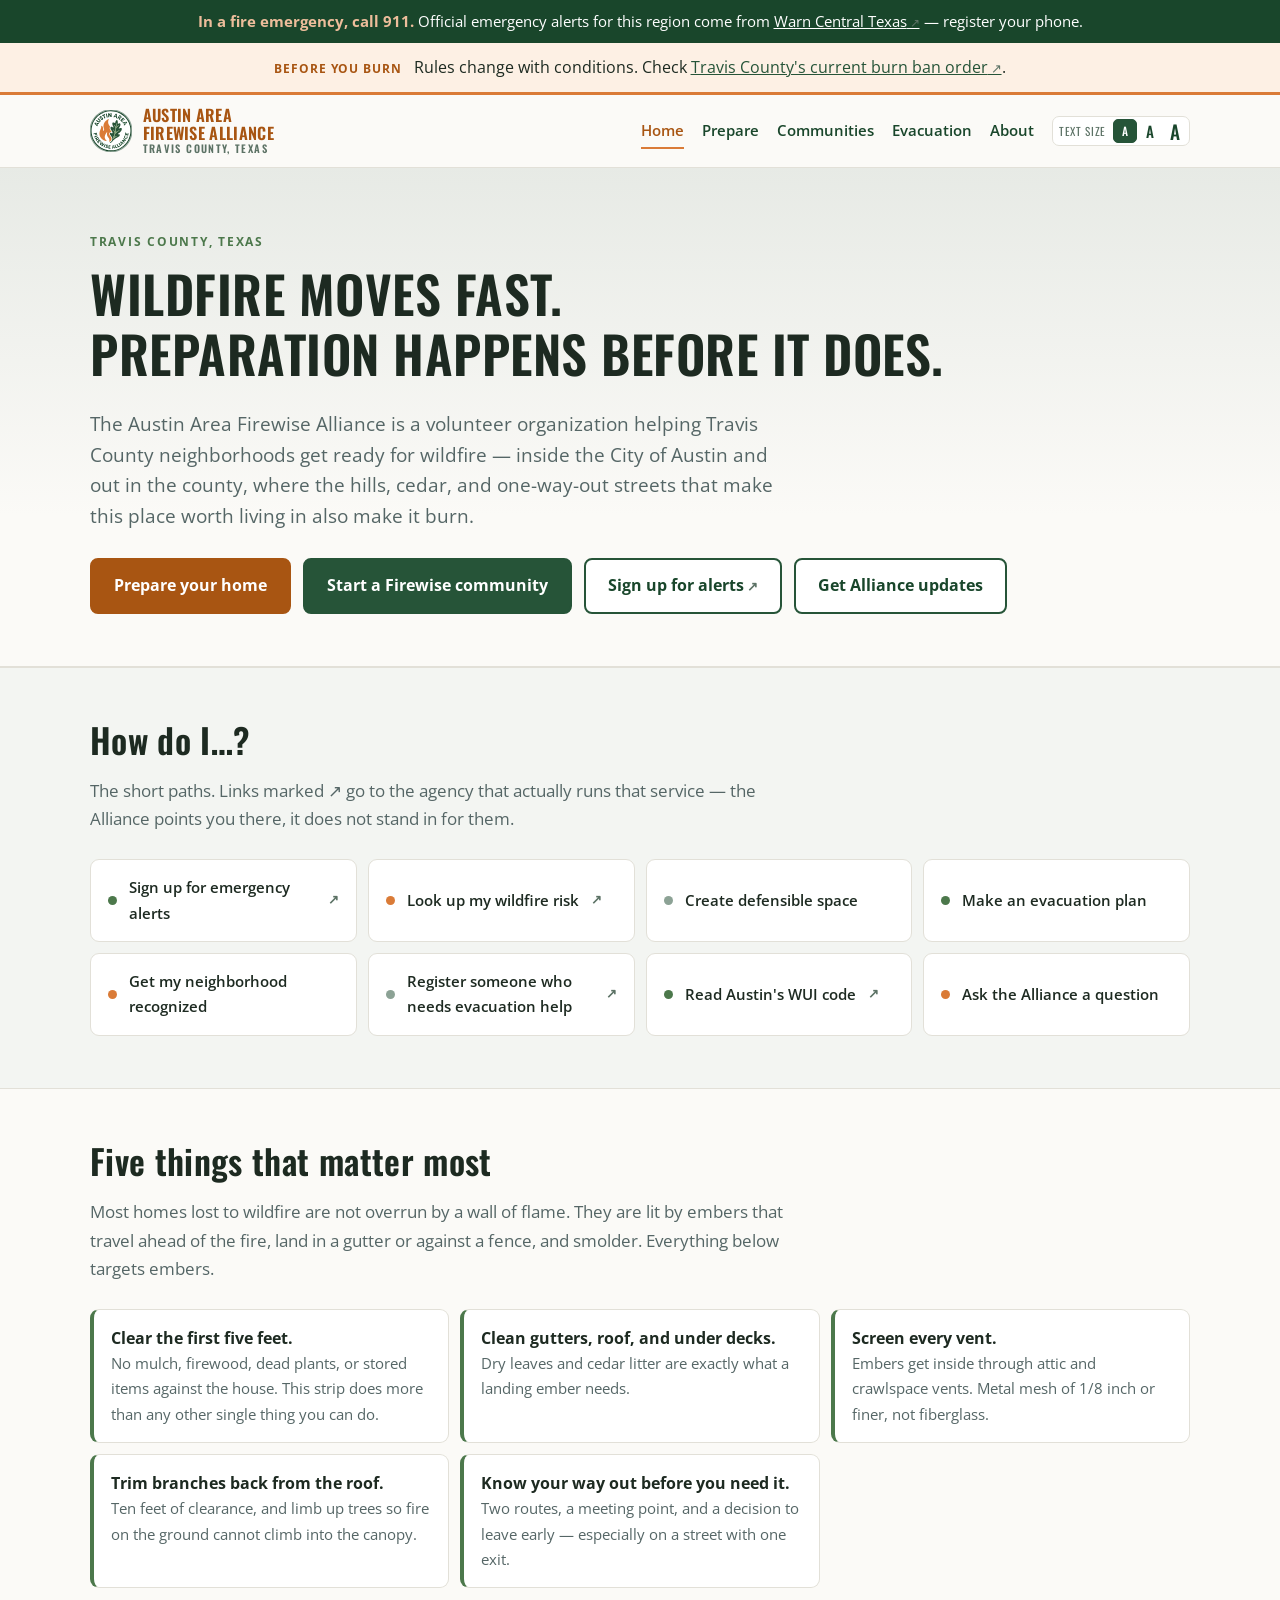
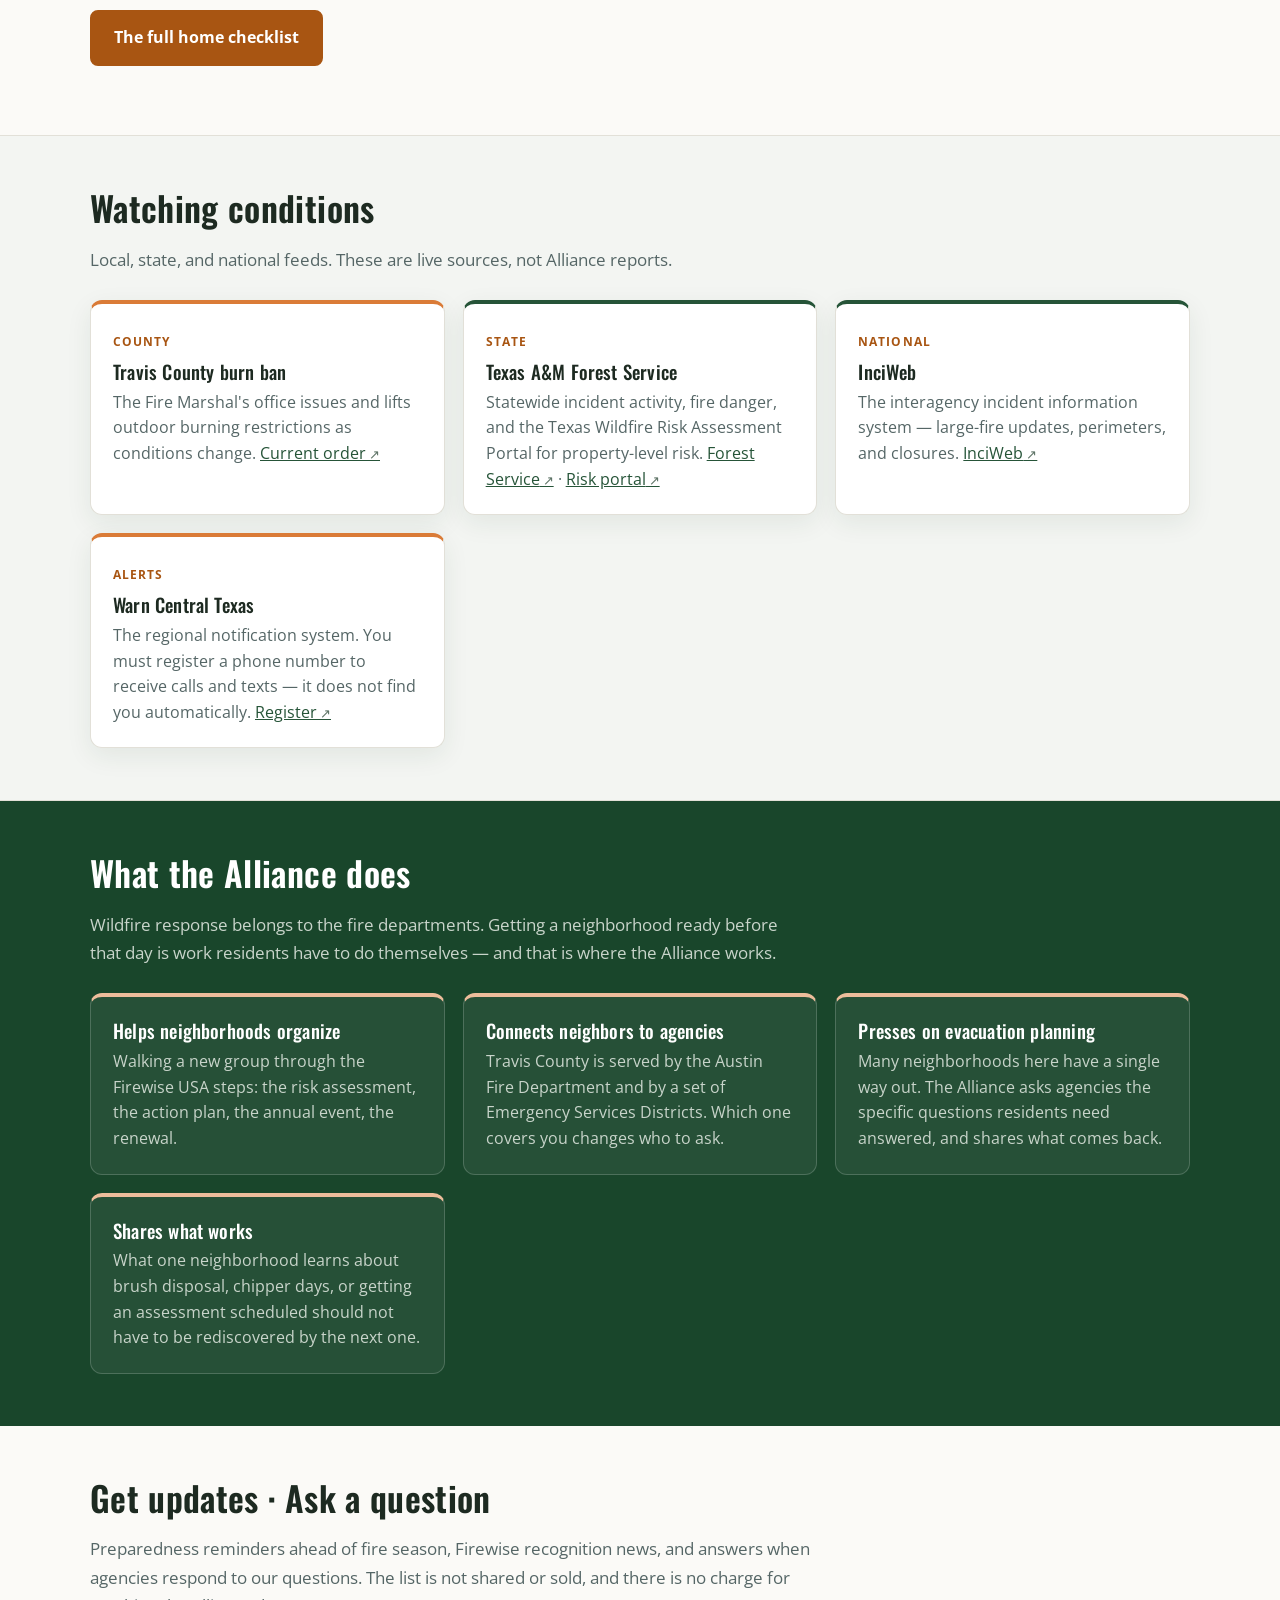
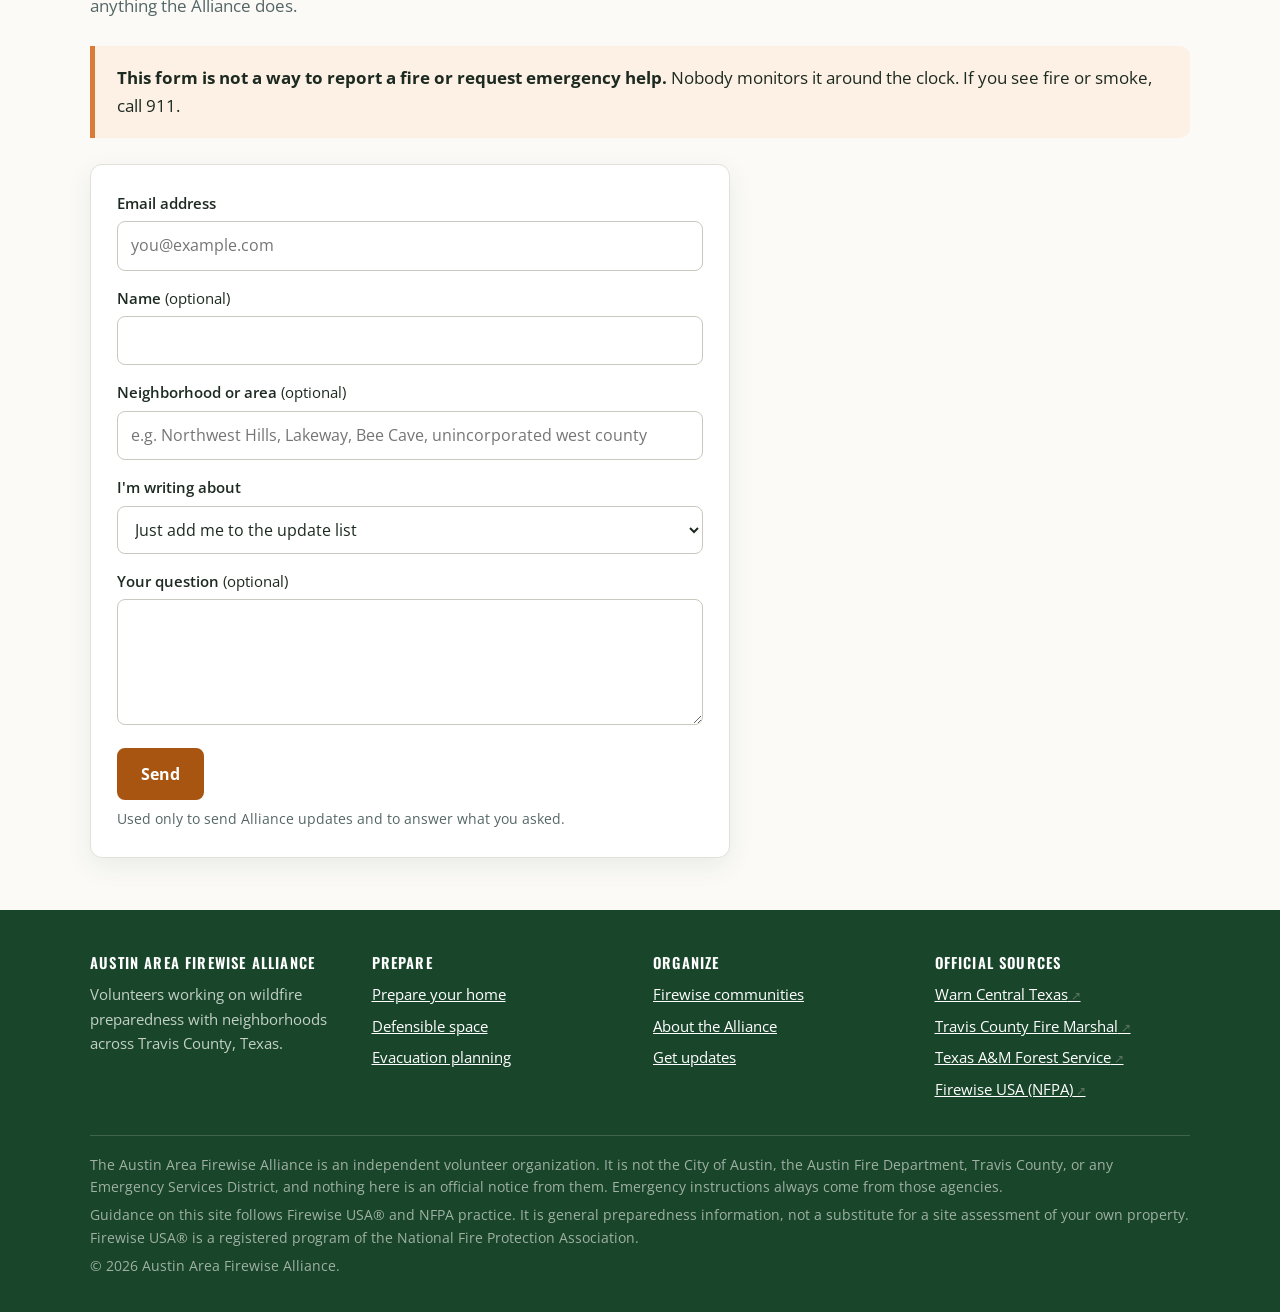
<file: src/index.html>
<!doctype html>
<html lang="en">

<head>
    <meta charset="utf-8">
    <meta name="viewport" content="width=device-width, initial-scale=1">
    <title>Austin Area Firewise Alliance — Wildfire preparedness across Travis County</title>
    <meta name="description"
        content="The Austin Area Firewise Alliance helps Travis County neighborhoods prepare for wildfire: defensible space, home hardening, Firewise USA recognition, and evacuation planning for communities with limited exits.">
    <link rel="canonical" href="https://www.rpdiscoverer.com/">

    <meta property="og:type" content="website">
    <meta property="og:title" content="Austin Area Firewise Alliance">
    <meta property="og:description"
        content="Wildfire preparedness for Travis County neighborhoods — defensible space, home hardening, Firewise USA recognition, and evacuation planning.">
    <meta property="og:url" content="https://www.rpdiscoverer.com/">
    <meta property="og:image" content="https://www.rpdiscoverer.com/img/aafa-logo.svg">

    <link rel="icon" href="img/aafa-logo.svg" type="image/svg+xml">
    <link rel="preconnect" href="https://fonts.googleapis.com">
    <link rel="preconnect" href="https://fonts.gstatic.com" crossorigin>
    <link href="https://fonts.googleapis.com/css2?family=Open+Sans:wght@400;600;700&family=Oswald:wght@500;600&display=swap"
        rel="stylesheet">
    <link rel="stylesheet" href="css/site.css">
    <script>
        try {
            var s = localStorage.getItem("aafa-text-scale");
            if (s) { document.documentElement.style.setProperty("--text-scale", s); }
        } catch (e) { /* private mode: fall back to the default size */ }
    </script>
</head>

<body>
    <a class="skip-link" href="#main">Skip to main content</a>

    <!-- The 911 line is first in the DOM on every page. On a wildfire site it
         outranks the branding, and a screen reader should reach it first. -->
    <div class="emergency">
        <strong>In a fire emergency, call 911.</strong>
        Official emergency alerts for this region come from
        <a class="ext" href="https://warncentraltexas.org/" rel="noopener">Warn Central Texas</a> — register your phone.
    </div>

    <!-- Conditions banner. Worded to stay true between updates: burn ban status
         changes through the year, so this points at the county's live order
         rather than asserting a status that can go stale on this page. -->
    <div class="conditions">
        <div class="wrap">
            <span class="label">Before you burn</span>
            <span>
                Rules change with conditions. Check
                <a class="ext" href="https://www.traviscountytx.gov/fire-marshal/burn-ban" rel="noopener">Travis
                    County's current burn ban order</a>.
            </span>
        </div>
    </div>

    <header class="site-header">
        <div class="wrap">
            <a class="brand" href="index.html">
                <img src="img/aafa-logo.svg" alt="">
                <span class="brand-text">Austin Area<br>Firewise Alliance
                    <span>Travis County, Texas</span>
                </span>
            </a>
            <nav class="site-nav" aria-label="Main">
                <a href="index.html" aria-current="page">Home</a>
                <a href="prepare-your-home.html" aria-label="Prepare your home">Prepare</a>
                <a href="firewise-communities.html">Communities</a>
                <a href="evacuation.html">Evacuation</a>
                <a href="about.html">About</a>
            </nav>

            <div class="text-size" role="group" aria-label="Text size">
                <span class="label" aria-hidden="true">Text size</span>
                <button type="button" class="s1" data-scale="1" aria-pressed="true">A</button>
                <button type="button" class="s2" data-scale="1.15" aria-pressed="false">A</button>
                <button type="button" class="s3" data-scale="1.3" aria-pressed="false">A</button>
            </div>
        </div>
    </header>

    <main id="main" tabindex="-1">
        <section class="hero">
            <div class="wrap">
                <p class="kicker">Travis County, Texas</p>
                <h1>Wildfire moves fast.<br>Preparation happens before it does.</h1>
                <p class="lede">
                    The Austin Area Firewise Alliance is a volunteer organization helping Travis
                    County neighborhoods get ready for wildfire — inside the City of Austin and
                    out in the county, where the hills, cedar, and one-way-out streets that make
                    this place worth living in also make it burn.
                </p>
                <div class="cta-row">
                    <a class="btn btn-primary" href="prepare-your-home.html">Prepare your home</a>
                    <a class="btn btn-green" href="firewise-communities.html">Start a Firewise community</a>
                    <a class="btn btn-outline ext" href="https://warncentraltexas.org/" rel="noopener">Sign up for alerts</a>
                    <a class="btn btn-outline" href="#updates">Get Alliance updates</a>
                </div>
            </div>
        </section>

        <section id="how" class="alt">
            <div class="wrap">
                <div class="section-head">
                    <h2>How do I…?</h2>
                    <p>
                        The short paths. Links marked ↗ go to the agency that actually runs that
                        service — the Alliance points you there, it does not stand in for them.
                    </p>
                </div>
                <div class="actions">
                    <a class="action ext" href="https://warncentraltexas.org/" rel="noopener">
                        <span class="dot" aria-hidden="true"></span> Sign up for emergency alerts
                    </a>
                    <a class="action ext" href="https://www.texaswildfirerisk.com/" rel="noopener">
                        <span class="dot" aria-hidden="true"></span> Look up my wildfire risk
                    </a>
                    <a class="action" href="prepare-your-home.html#zones">
                        <span class="dot" aria-hidden="true"></span> Create defensible space
                    </a>
                    <a class="action" href="evacuation.html">
                        <span class="dot" aria-hidden="true"></span> Make an evacuation plan
                    </a>
                    <a class="action" href="firewise-communities.html">
                        <span class="dot" aria-hidden="true"></span> Get my neighborhood recognized
                    </a>
                    <a class="action ext" href="https://www.tdem.texas.gov/stear" rel="noopener">
                        <span class="dot" aria-hidden="true"></span> Register someone who needs evacuation help
                    </a>
                    <a class="action ext" href="https://austintexas.gov/department/wildland-urban-interface-code"
                        rel="noopener">
                        <span class="dot" aria-hidden="true"></span> Read Austin's WUI code
                    </a>
                    <a class="action" href="#updates">
                        <span class="dot" aria-hidden="true"></span> Ask the Alliance a question
                    </a>
                </div>
            </div>
        </section>

        <section id="five">
            <div class="wrap">
                <div class="section-head">
                    <h2>Five things that matter most</h2>
                    <p>
                        Most homes lost to wildfire are not overrun by a wall of flame. They are
                        lit by embers that travel ahead of the fire, land in a gutter or against a
                        fence, and smolder. Everything below targets embers.
                    </p>
                </div>
                <ul class="checklist">
                    <li><strong>Clear the first five feet.</strong> No mulch, firewood, dead
                        plants, or stored items against the house. This strip does more than any
                        other single thing you can do.</li>
                    <li><strong>Clean gutters, roof, and under decks.</strong> Dry leaves and
                        cedar litter are exactly what a landing ember needs.</li>
                    <li><strong>Screen every vent.</strong> Embers get inside through attic and
                        crawlspace vents. Metal mesh of 1/8 inch or finer, not fiberglass.</li>
                    <li><strong>Trim branches back from the roof.</strong> Ten feet of clearance,
                        and limb up trees so fire on the ground cannot climb into the canopy.</li>
                    <li><strong>Know your way out before you need it.</strong> Two routes, a
                        meeting point, and a decision to leave early — especially on a street with
                        one exit.</li>
                </ul>
                <p style="margin-top:22px">
                    <a class="btn btn-primary" href="prepare-your-home.html">The full home checklist</a>
                </p>
            </div>
        </section>

        <section id="watch" class="alt">
            <div class="wrap">
                <div class="section-head">
                    <h2>Watching conditions</h2>
                    <p>Local, state, and national feeds. These are live sources, not Alliance reports.</p>
                </div>
                <div class="grid">
                    <article class="card accent">
                        <span class="tag">County</span>
                        <h3>Travis County burn ban</h3>
                        <p>
                            The Fire Marshal's office issues and lifts outdoor burning restrictions
                            as conditions change.
                            <a class="ext" href="https://www.traviscountytx.gov/fire-marshal/burn-ban"
                                rel="noopener">Current order</a>
                        </p>
                    </article>
                    <article class="card">
                        <span class="tag">State</span>
                        <h3>Texas A&amp;M Forest Service</h3>
                        <p>
                            Statewide incident activity, fire danger, and the Texas Wildfire Risk
                            Assessment Portal for property-level risk.
                            <a class="ext" href="https://tfsweb.tamu.edu/" rel="noopener">Forest Service</a> ·
                            <a class="ext" href="https://www.texaswildfirerisk.com/" rel="noopener">Risk portal</a>
                        </p>
                    </article>
                    <article class="card">
                        <span class="tag">National</span>
                        <h3>InciWeb</h3>
                        <p>
                            The interagency incident information system — large-fire updates,
                            perimeters, and closures.
                            <a class="ext" href="https://inciweb.wildfire.gov/" rel="noopener">InciWeb</a>
                        </p>
                    </article>
                    <article class="card accent">
                        <span class="tag">Alerts</span>
                        <h3>Warn Central Texas</h3>
                        <p>
                            The regional notification system. You must register a phone number to
                            receive calls and texts — it does not find you automatically.
                            <a class="ext" href="https://warncentraltexas.org/" rel="noopener">Register</a>
                        </p>
                    </article>
                </div>
            </div>
        </section>

        <section id="mission" class="deep">
            <div class="wrap">
                <div class="section-head">
                    <h2>What the Alliance does</h2>
                    <p>
                        Wildfire response belongs to the fire departments. Getting a neighborhood
                        ready before that day is work residents have to do themselves — and that is
                        where the Alliance works.
                    </p>
                </div>
                <div class="grid">
                    <article class="card">
                        <h3>Helps neighborhoods organize</h3>
                        <p>
                            Walking a new group through the Firewise USA steps: the risk
                            assessment, the action plan, the annual event, the renewal.
                        </p>
                    </article>
                    <article class="card">
                        <h3>Connects neighbors to agencies</h3>
                        <p>
                            Travis County is served by the Austin Fire Department and by a set of
                            Emergency Services Districts. Which one covers you changes who to ask.
                        </p>
                    </article>
                    <article class="card">
                        <h3>Presses on evacuation planning</h3>
                        <p>
                            Many neighborhoods here have a single way out. The Alliance asks
                            agencies the specific questions residents need answered, and shares
                            what comes back.
                        </p>
                    </article>
                    <article class="card">
                        <h3>Shares what works</h3>
                        <p>
                            What one neighborhood learns about brush disposal, chipper days, or
                            getting an assessment scheduled should not have to be rediscovered by
                            the next one.
                        </p>
                    </article>
                </div>
            </div>
        </section>

        <section id="updates">
            <div class="wrap">
                <div class="section-head">
                    <h2>Get updates · Ask a question</h2>
                    <p>
                        Preparedness reminders ahead of fire season, Firewise recognition news, and
                        answers when agencies respond to our questions. The list is not shared or
                        sold, and there is no charge for anything the Alliance does.
                    </p>
                </div>

                <div class="callout">
                    <p>
                        <strong>This form is not a way to report a fire or request emergency help.</strong>
                        Nobody monitors it around the clock. If you see fire or smoke, call 911.
                    </p>
                </div>

                <form class="signup" id="signup-form" novalidate>
                    <div class="field">
                        <label for="su-email">Email address</label>
                        <input type="email" id="su-email" name="email" autocomplete="email" required
                            placeholder="you@example.com">
                    </div>
                    <div class="field">
                        <label for="su-name">Name <span style="font-weight:400">(optional)</span></label>
                        <input type="text" id="su-name" name="name" autocomplete="name">
                    </div>
                    <div class="field">
                        <label for="su-area">Neighborhood or area <span
                                style="font-weight:400">(optional)</span></label>
                        <input type="text" id="su-area" name="area"
                            placeholder="e.g. Northwest Hills, Lakeway, Bee Cave, unincorporated west county">
                    </div>
                    <div class="field">
                        <label for="su-interest">I'm writing about</label>
                        <select id="su-interest" name="interest">
                            <option value="updates">Just add me to the update list</option>
                            <option value="firewise">Starting or renewing a Firewise community</option>
                            <option value="presentation">Requesting a presentation for our group</option>
                            <option value="evacuation">Evacuation planning in my neighborhood</option>
                            <option value="volunteer">Volunteering with the Alliance</option>
                            <option value="other">Something else</option>
                        </select>
                    </div>
                    <div class="field">
                        <label for="su-note">Your question <span style="font-weight:400">(optional)</span></label>
                        <textarea id="su-note" name="note" rows="4"></textarea>
                    </div>

                    <!-- Honeypot. Real people never see this; bots fill it in. -->
                    <div class="hp" aria-hidden="true">
                        <label for="su-company">Company</label>
                        <input type="text" id="su-company" name="company" tabindex="-1" autocomplete="off">
                    </div>

                    <button class="btn btn-primary" type="submit">Send</button>
                    <p class="hint">
                        Used only to send Alliance updates and to answer what you asked.
                    </p>
                    <div class="form-status" id="signup-status" role="status" aria-live="polite"></div>
                </form>
            </div>
        </section>
    </main>

    <footer class="site-footer">
        <div class="wrap">
            <div class="cols">
                <div>
                    <h4>Austin Area Firewise Alliance</h4>
                    <p style="margin:0">
                        Volunteers working on wildfire preparedness with neighborhoods across
                        Travis County, Texas.
                    </p>
                </div>
                <div>
                    <h4>Prepare</h4>
                    <ul>
                        <li><a href="prepare-your-home.html">Prepare your home</a></li>
                        <li><a href="prepare-your-home.html#zones">Defensible space</a></li>
                        <li><a href="evacuation.html">Evacuation planning</a></li>
                    </ul>
                </div>
                <div>
                    <h4>Organize</h4>
                    <ul>
                        <li><a href="firewise-communities.html">Firewise communities</a></li>
                        <li><a href="about.html">About the Alliance</a></li>
                        <li><a href="#updates">Get updates</a></li>
                    </ul>
                </div>
                <div>
                    <h4>Official sources</h4>
                    <ul>
                        <li><a class="ext" href="https://warncentraltexas.org/" rel="noopener">Warn Central Texas</a></li>
                        <li><a class="ext" href="https://www.traviscountytx.gov/fire-marshal" rel="noopener">Travis County Fire Marshal</a></li>
                        <li><a class="ext" href="https://tfsweb.tamu.edu/" rel="noopener">Texas A&amp;M Forest Service</a></li>
                        <li><a class="ext" href="https://www.nfpa.org/firewise" rel="noopener">Firewise USA (NFPA)</a></li>
                    </ul>
                </div>
            </div>
            <div class="legal">
                <p>
                    The Austin Area Firewise Alliance is an independent volunteer organization. It
                    is not the City of Austin, the Austin Fire Department, Travis County, or any
                    Emergency Services District, and nothing here is an official notice from them.
                    Emergency instructions always come from those agencies.
                </p>
                <p>
                    Guidance on this site follows Firewise USA® and NFPA practice. It is general
                    preparedness information, not a substitute for a site assessment of your own
                    property. Firewise USA® is a registered program of the National Fire Protection
                    Association.
                </p>
                <p>&copy; <span id="year">2026</span> Austin Area Firewise Alliance.</p>
            </div>
        </div>
    </footer>

    <script src="js/config.js"></script>
    <script src="js/site.js"></script>
</body>

</html>
</file>
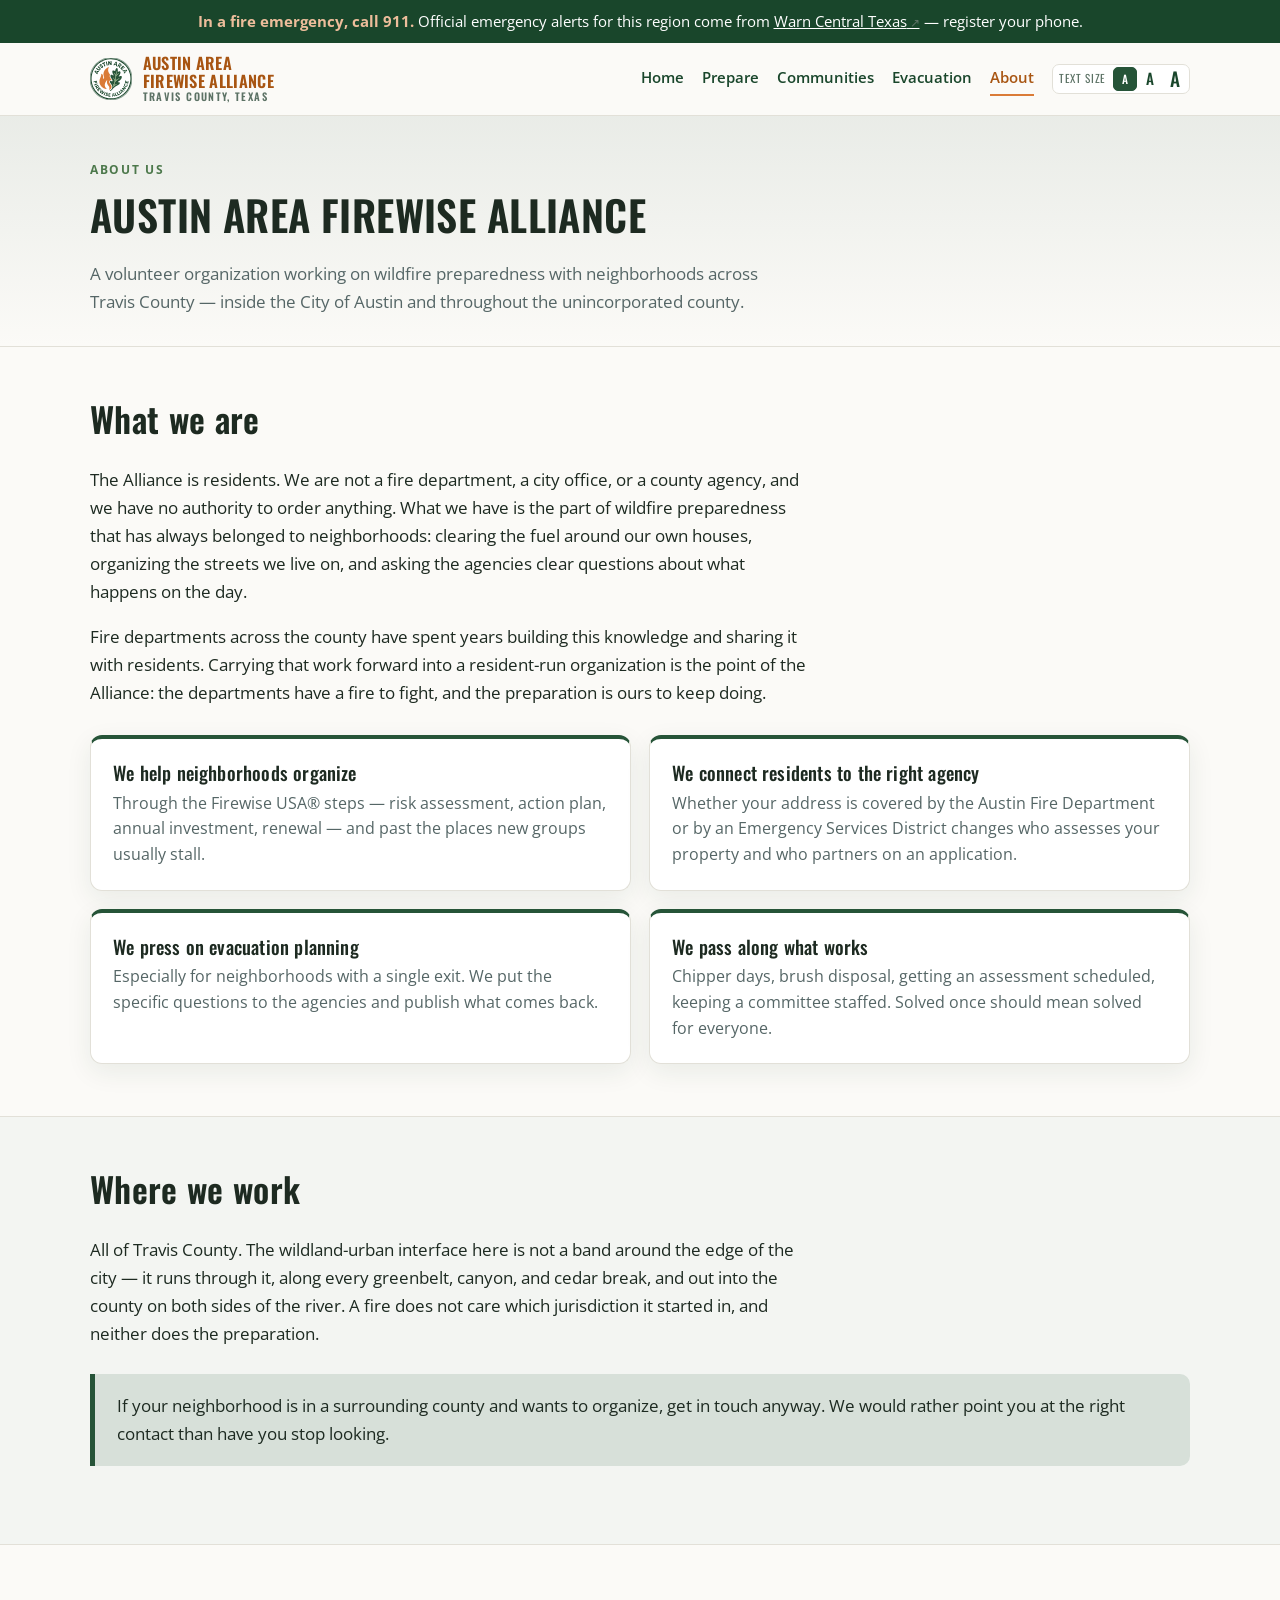
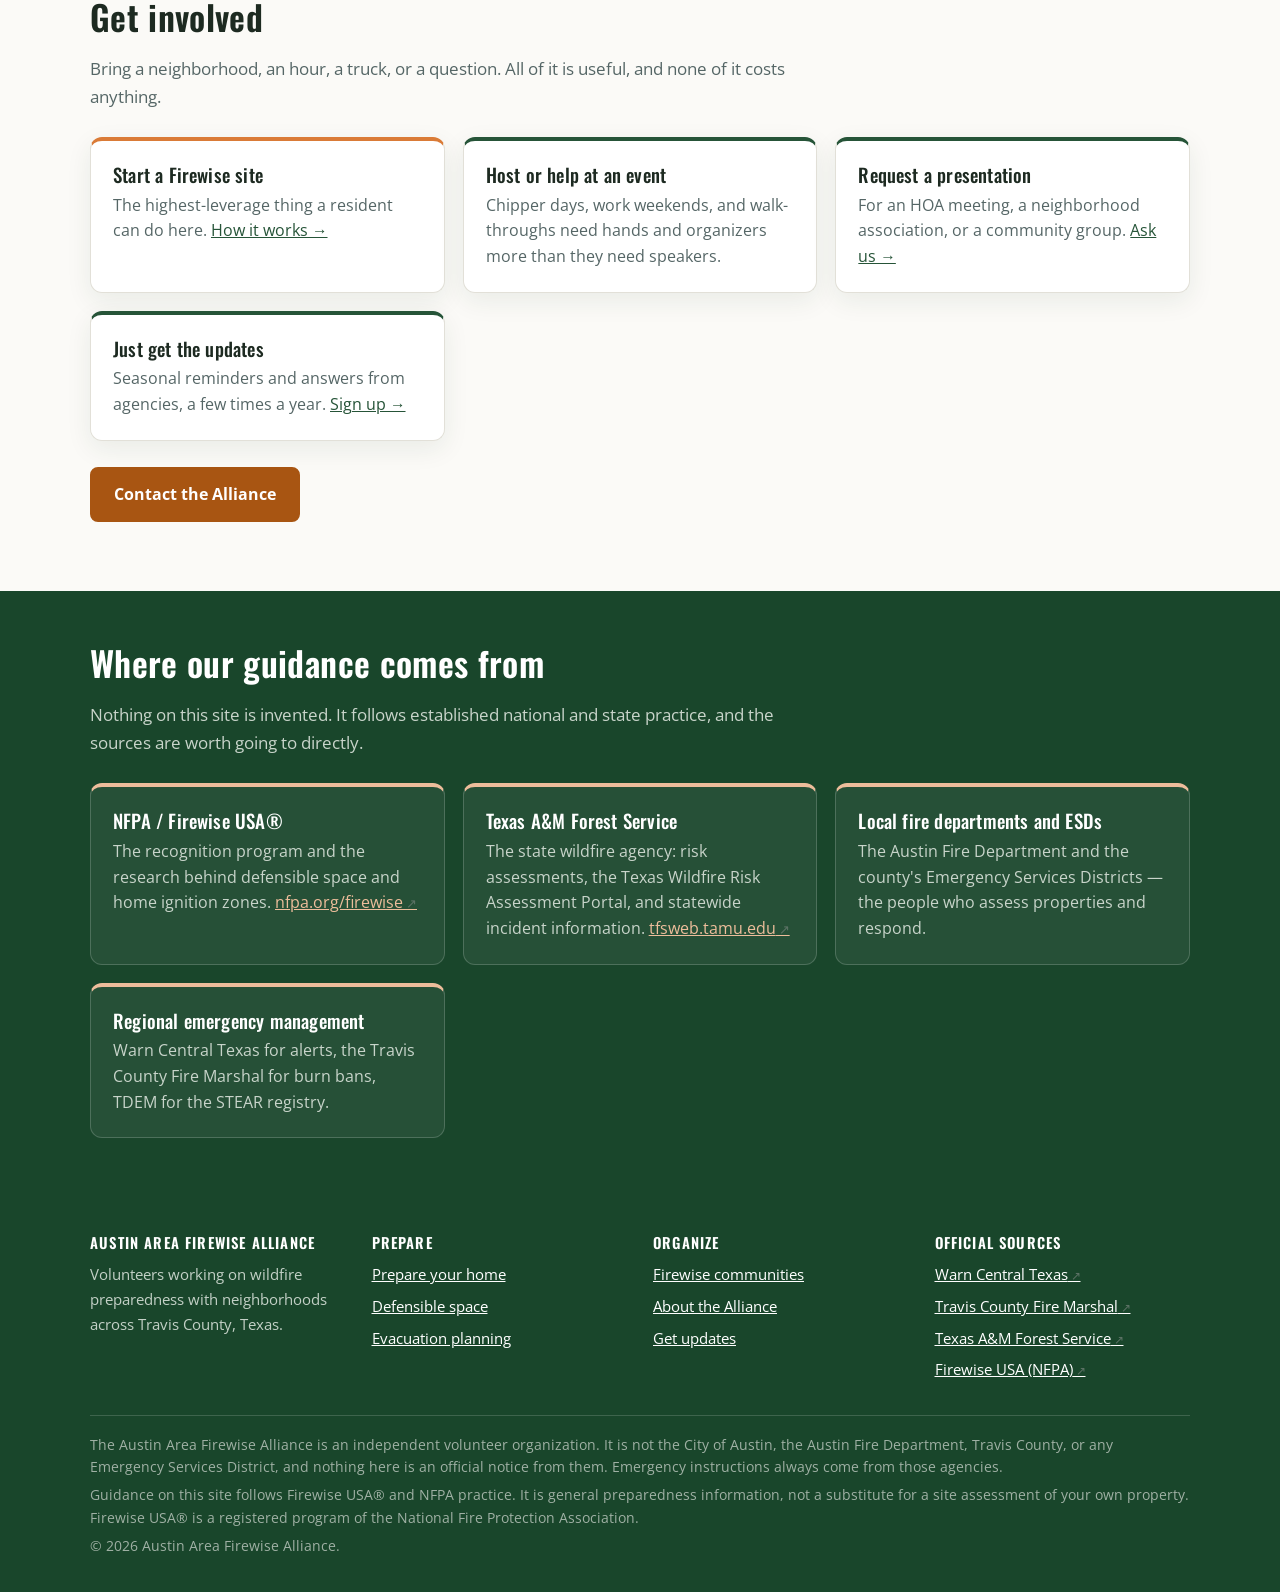
<file: src/about.html>
<!doctype html>
<html lang="en">

<head>
    <meta charset="utf-8">
    <meta name="viewport" content="width=device-width, initial-scale=1">
    <title>About — Austin Area Firewise Alliance</title>
    <meta name="description"
        content="Who the Austin Area Firewise Alliance is, what it does across Travis County, and how to reach or join it.">
    <link rel="canonical" href="https://www.rpdiscoverer.com/about.html">
    <link rel="icon" href="img/aafa-logo.svg" type="image/svg+xml">
    <link rel="preconnect" href="https://fonts.googleapis.com">
    <link rel="preconnect" href="https://fonts.gstatic.com" crossorigin>
    <link href="https://fonts.googleapis.com/css2?family=Open+Sans:wght@400;600;700&family=Oswald:wght@500;600&display=swap"
        rel="stylesheet">
    <link rel="stylesheet" href="css/site.css">
    <script>
        try {
            var s = localStorage.getItem("aafa-text-scale");
            if (s) { document.documentElement.style.setProperty("--text-scale", s); }
        } catch (e) { /* private mode: fall back to the default size */ }
    </script>
</head>

<body>
    <a class="skip-link" href="#main">Skip to main content</a>

    <div class="emergency">
        <strong>In a fire emergency, call 911.</strong>
        Official emergency alerts for this region come from
        <a class="ext" href="https://warncentraltexas.org/" rel="noopener">Warn Central Texas</a> — register your phone.
    </div>

    <header class="site-header">
        <div class="wrap">
            <a class="brand" href="index.html">
                <img src="img/aafa-logo.svg" alt="">
                <span class="brand-text">Austin Area<br>Firewise Alliance
                    <span>Travis County, Texas</span>
                </span>
            </a>
            <nav class="site-nav" aria-label="Main">
                <a href="index.html">Home</a>
                <a href="prepare-your-home.html" aria-label="Prepare your home">Prepare</a>
                <a href="firewise-communities.html">Communities</a>
                <a href="evacuation.html">Evacuation</a>
                <a href="about.html" aria-current="page">About</a>
            </nav>

            <div class="text-size" role="group" aria-label="Text size">
                <span class="label" aria-hidden="true">Text size</span>
                <button type="button" class="s1" data-scale="1" aria-pressed="true">A</button>
                <button type="button" class="s2" data-scale="1.15" aria-pressed="false">A</button>
                <button type="button" class="s3" data-scale="1.3" aria-pressed="false">A</button>
            </div>
        </div>
    </header>

    <main id="main" tabindex="-1">
        <div class="page-head">
            <div class="wrap">
                <p class="kicker">About us</p>
                <h1>Austin Area Firewise Alliance</h1>
                <p>
                    A volunteer organization working on wildfire preparedness with neighborhoods
                    across Travis County — inside the City of Austin and throughout the
                    unincorporated county.
                </p>
            </div>
        </div>

        <section id="who">
            <div class="wrap">
                <div class="section-head">
                    <h2>What we are</h2>
                </div>
                <p style="max-width:72ch">
                    The Alliance is residents. We are not a fire department, a city office, or a
                    county agency, and we have no authority to order anything. What we have is the
                    part of wildfire preparedness that has always belonged to neighborhoods:
                    clearing the fuel around our own houses, organizing the streets we live on,
                    and asking the agencies clear questions about what happens on the day.
                </p>
                <p style="max-width:72ch">
                    Fire departments across the county have spent years building this
                    knowledge and sharing it with residents. Carrying that work forward into a
                    resident-run organization is the point of the Alliance: the departments have a
                    fire to fight, and the preparation is ours to keep doing.
                </p>

                <div class="grid two" style="margin-top:28px">
                    <article class="card">
                        <h3>We help neighborhoods organize</h3>
                        <p>
                            Through the Firewise USA® steps — risk assessment, action plan, annual
                            investment, renewal — and past the places new groups usually stall.
                        </p>
                    </article>
                    <article class="card">
                        <h3>We connect residents to the right agency</h3>
                        <p>
                            Whether your address is covered by the Austin Fire Department or by an
                            Emergency Services District changes who assesses your property and who
                            partners on an application.
                        </p>
                    </article>
                    <article class="card">
                        <h3>We press on evacuation planning</h3>
                        <p>
                            Especially for neighborhoods with a single exit. We put the specific
                            questions to the agencies and publish what comes back.
                        </p>
                    </article>
                    <article class="card">
                        <h3>We pass along what works</h3>
                        <p>
                            Chipper days, brush disposal, getting an assessment scheduled, keeping
                            a committee staffed. Solved once should mean solved for everyone.
                        </p>
                    </article>
                </div>
            </div>
        </section>

        <section id="scope" class="alt">
            <div class="wrap">
                <div class="section-head">
                    <h2>Where we work</h2>
                </div>
                <p style="max-width:72ch">
                    All of Travis County. The wildland-urban interface here is not a band around
                    the edge of the city — it runs through it, along every greenbelt, canyon, and
                    cedar break, and out into the county on both sides of the river. A fire
                    does not care which jurisdiction it started in, and neither does the
                    preparation.
                </p>
                <div class="callout plain">
                    <p>
                        If your neighborhood is in a surrounding county and wants to organize, get
                        in touch anyway. We would rather point you at the right contact than have
                        you stop looking.
                    </p>
                </div>
            </div>
        </section>

        <section id="contact">
            <div class="wrap">
                <div class="section-head">
                    <h2>Get involved</h2>
                    <p>
                        Bring a neighborhood, an hour, a truck, or a question. All of it is
                        useful, and none of it costs anything.
                    </p>
                </div>
                <div class="grid">
                    <article class="card accent">
                        <h3>Start a Firewise site</h3>
                        <p>
                            The highest-leverage thing a resident can do here.
                            <a href="firewise-communities.html">How it works →</a>
                        </p>
                    </article>
                    <article class="card">
                        <h3>Host or help at an event</h3>
                        <p>
                            Chipper days, work weekends, and walk-throughs need hands and
                            organizers more than they need speakers.
                        </p>
                    </article>
                    <article class="card">
                        <h3>Request a presentation</h3>
                        <p>
                            For an HOA meeting, a neighborhood association, or a community group.
                            <a href="index.html#updates">Ask us →</a>
                        </p>
                    </article>
                    <article class="card">
                        <h3>Just get the updates</h3>
                        <p>
                            Seasonal reminders and answers from agencies, a few times a year.
                            <a href="index.html#updates">Sign up →</a>
                        </p>
                    </article>
                </div>

                <p style="margin-top:26px">
                    <a class="btn btn-primary" href="index.html#updates">Contact the Alliance</a>
                </p>
            </div>
        </section>

        <section id="sources" class="deep">
            <div class="wrap">
                <div class="section-head">
                    <h2>Where our guidance comes from</h2>
                    <p>
                        Nothing on this site is invented. It follows established national and
                        state practice, and the sources are worth going to directly.
                    </p>
                </div>
                <div class="grid">
                    <article class="card">
                        <h3>NFPA / Firewise USA®</h3>
                        <p>
                            The recognition program and the research behind defensible space and
                            home ignition zones.
                            <a class="ext" href="https://www.nfpa.org/firewise" rel="noopener">nfpa.org/firewise</a>
                        </p>
                    </article>
                    <article class="card">
                        <h3>Texas A&amp;M Forest Service</h3>
                        <p>
                            The state wildfire agency: risk assessments, the Texas Wildfire Risk
                            Assessment Portal, and statewide incident information.
                            <a class="ext" href="https://tfsweb.tamu.edu/" rel="noopener">tfsweb.tamu.edu</a>
                        </p>
                    </article>
                    <article class="card">
                        <h3>Local fire departments and ESDs</h3>
                        <p>
                            The Austin Fire Department and the county's Emergency Services
                            Districts — the people who assess properties and respond.
                        </p>
                    </article>
                    <article class="card">
                        <h3>Regional emergency management</h3>
                        <p>
                            Warn Central Texas for alerts, the Travis County Fire Marshal for burn
                            bans, TDEM for the STEAR registry.
                        </p>
                    </article>
                </div>
            </div>
        </section>
    </main>

    <footer class="site-footer">
        <div class="wrap">
            <div class="cols">
                <div>
                    <h4>Austin Area Firewise Alliance</h4>
                    <p style="margin:0">
                        Volunteers working on wildfire preparedness with neighborhoods across
                        Travis County, Texas.
                    </p>
                </div>
                <div>
                    <h4>Prepare</h4>
                    <ul>
                        <li><a href="prepare-your-home.html">Prepare your home</a></li>
                        <li><a href="prepare-your-home.html#zones">Defensible space</a></li>
                        <li><a href="evacuation.html">Evacuation planning</a></li>
                    </ul>
                </div>
                <div>
                    <h4>Organize</h4>
                    <ul>
                        <li><a href="firewise-communities.html">Firewise communities</a></li>
                        <li><a href="about.html">About the Alliance</a></li>
                        <li><a href="index.html#updates">Get updates</a></li>
                    </ul>
                </div>
                <div>
                    <h4>Official sources</h4>
                    <ul>
                        <li><a class="ext" href="https://warncentraltexas.org/" rel="noopener">Warn Central Texas</a></li>
                        <li><a class="ext" href="https://www.traviscountytx.gov/fire-marshal" rel="noopener">Travis County Fire Marshal</a></li>
                        <li><a class="ext" href="https://tfsweb.tamu.edu/" rel="noopener">Texas A&amp;M Forest Service</a></li>
                        <li><a class="ext" href="https://www.nfpa.org/firewise" rel="noopener">Firewise USA (NFPA)</a></li>
                    </ul>
                </div>
            </div>
            <div class="legal">
                <p>
                    The Austin Area Firewise Alliance is an independent volunteer organization. It
                    is not the City of Austin, the Austin Fire Department, Travis County, or any
                    Emergency Services District, and nothing here is an official notice from them.
                    Emergency instructions always come from those agencies.
                </p>
                <p>
                    Guidance on this site follows Firewise USA® and NFPA practice. It is general
                    preparedness information, not a substitute for a site assessment of your own
                    property. Firewise USA® is a registered program of the National Fire Protection
                    Association.
                </p>
                <p>&copy; <span id="year">2026</span> Austin Area Firewise Alliance.</p>
            </div>
        </div>
    </footer>

    <script src="js/config.js"></script>
    <script src="js/site.js"></script>
</body>

</html>
</file>
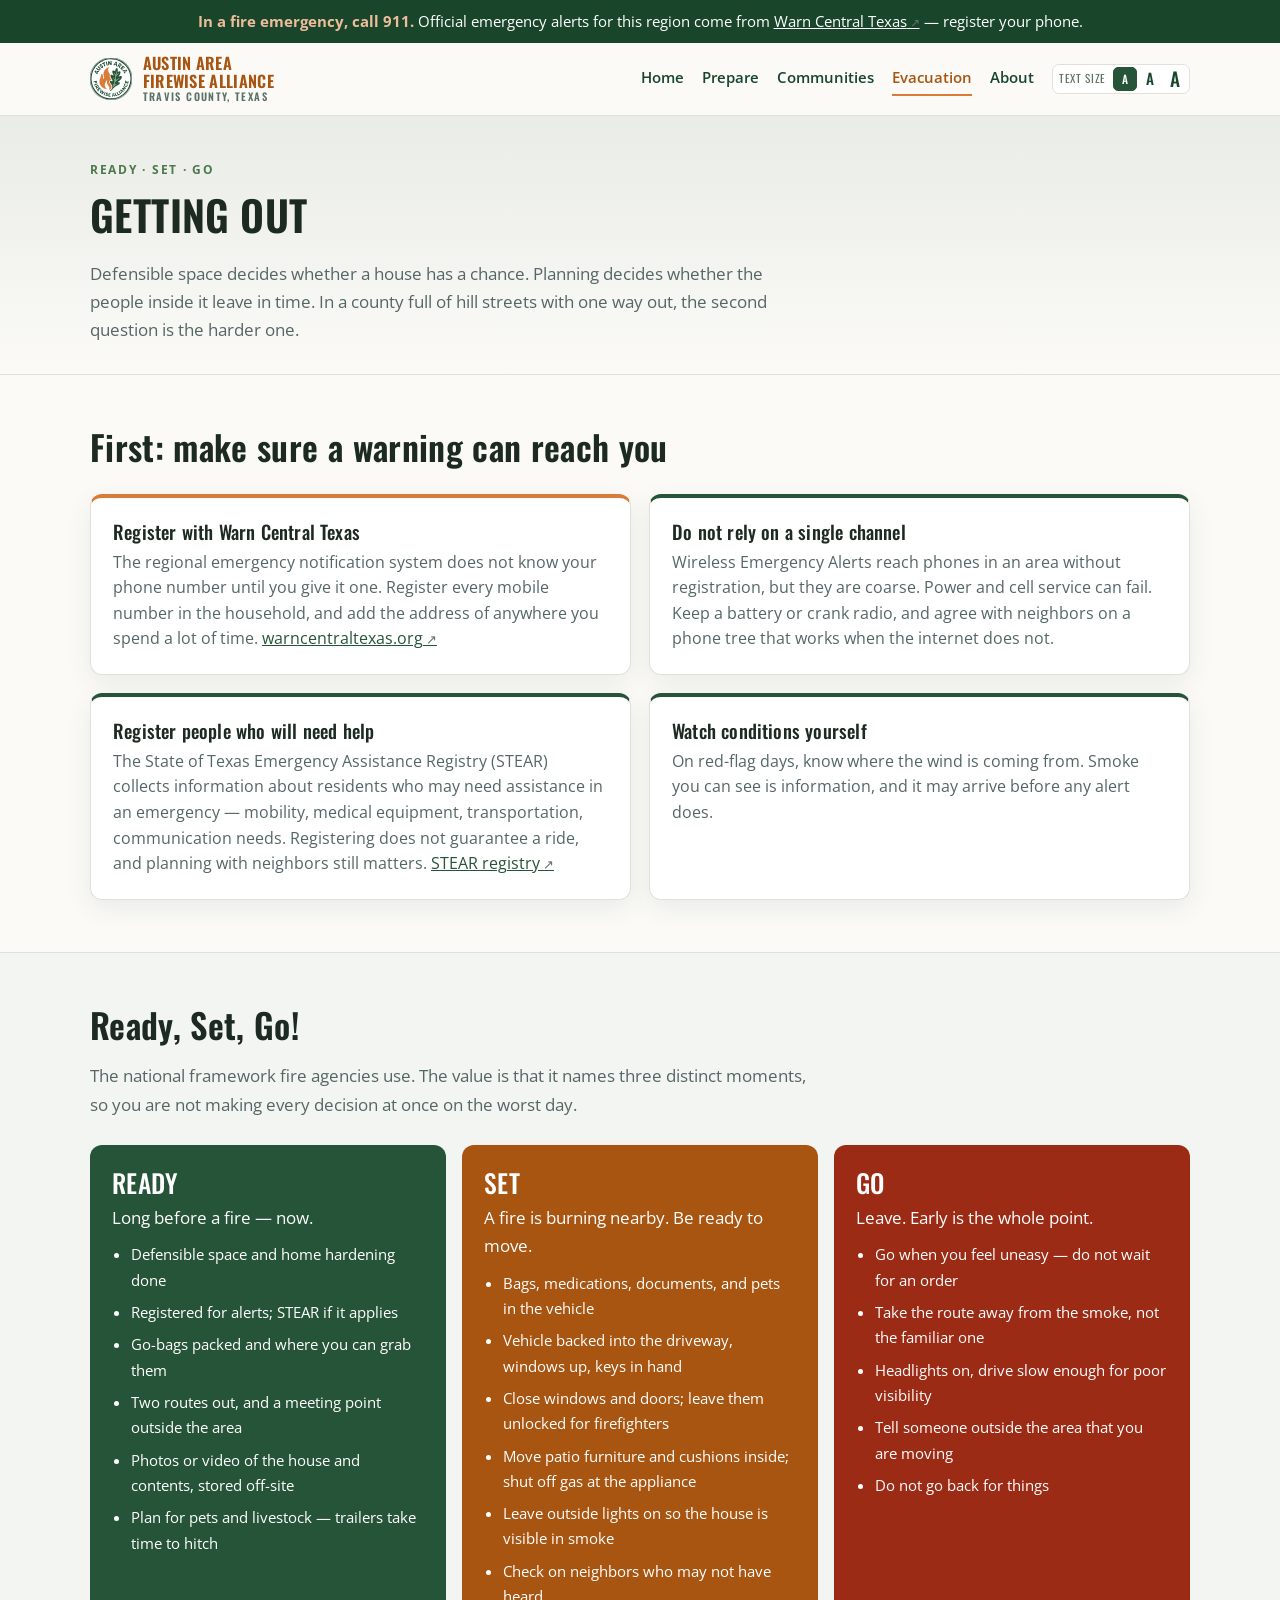
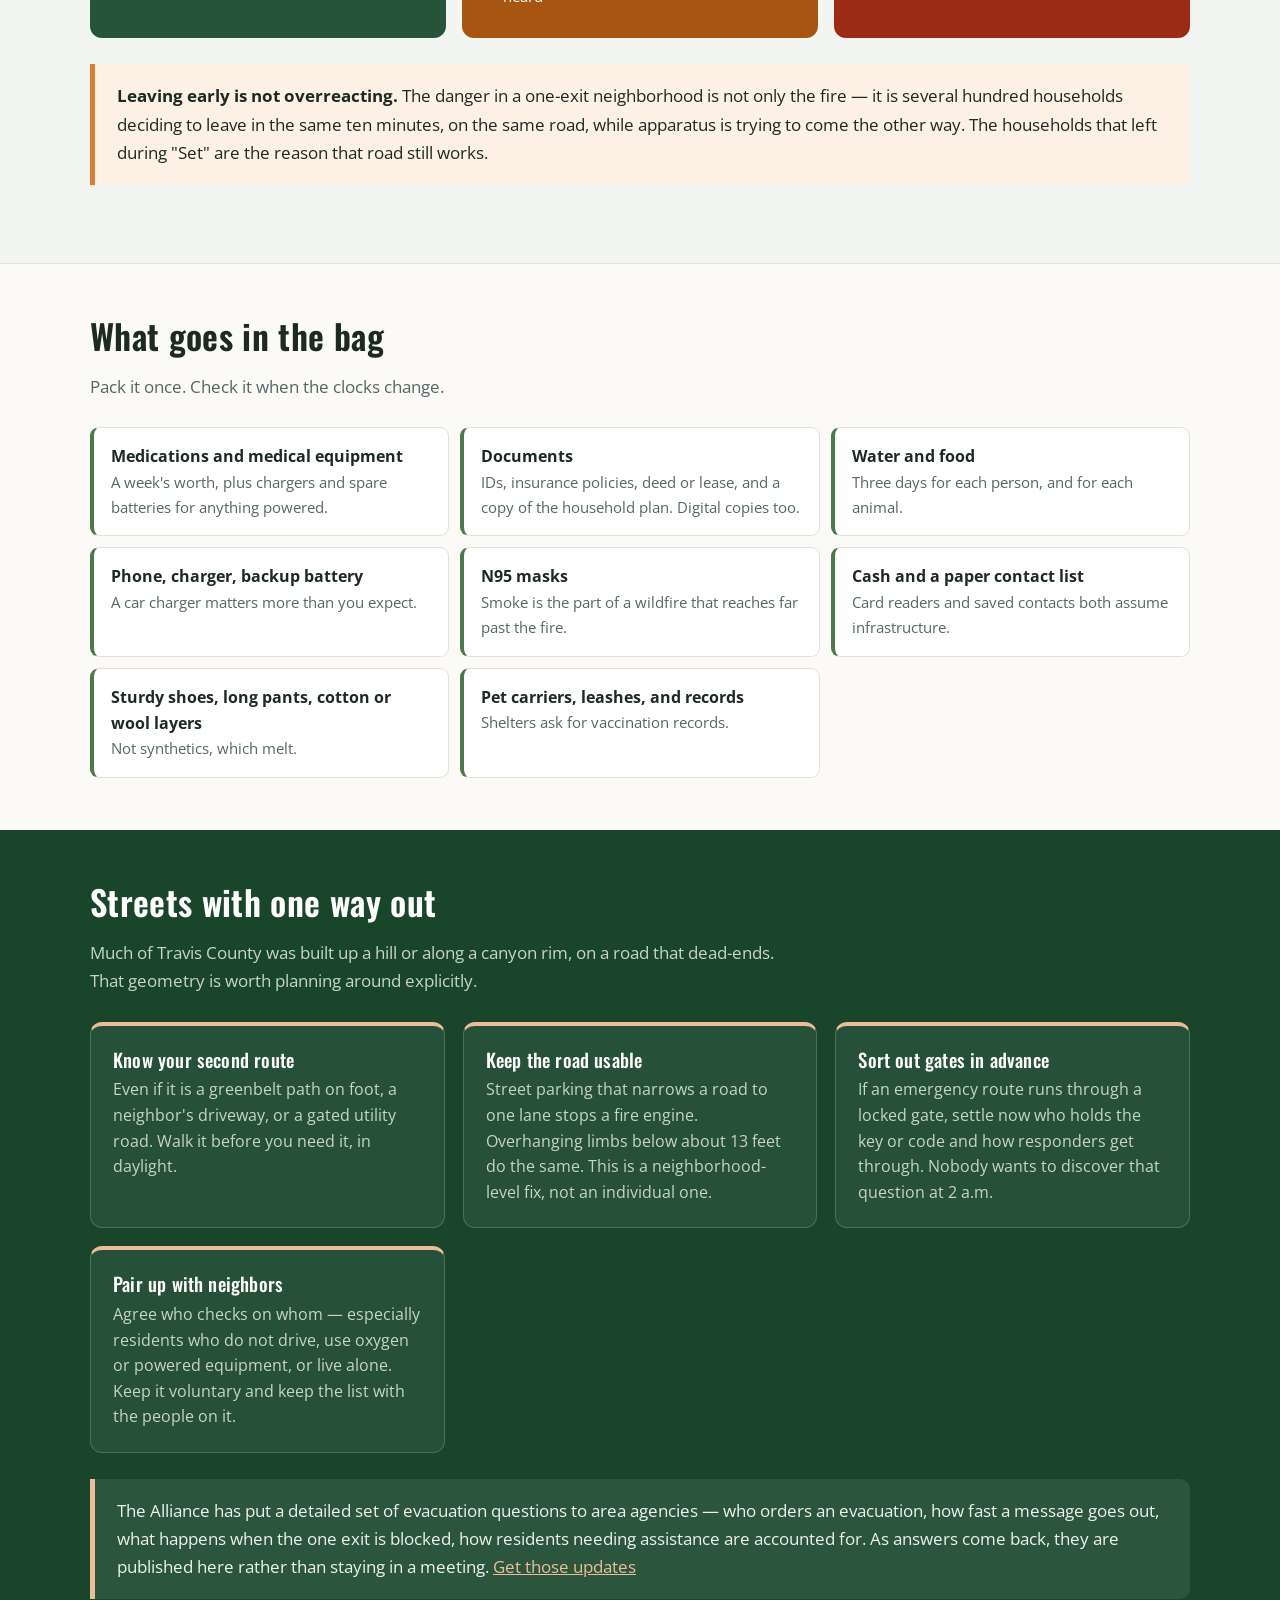
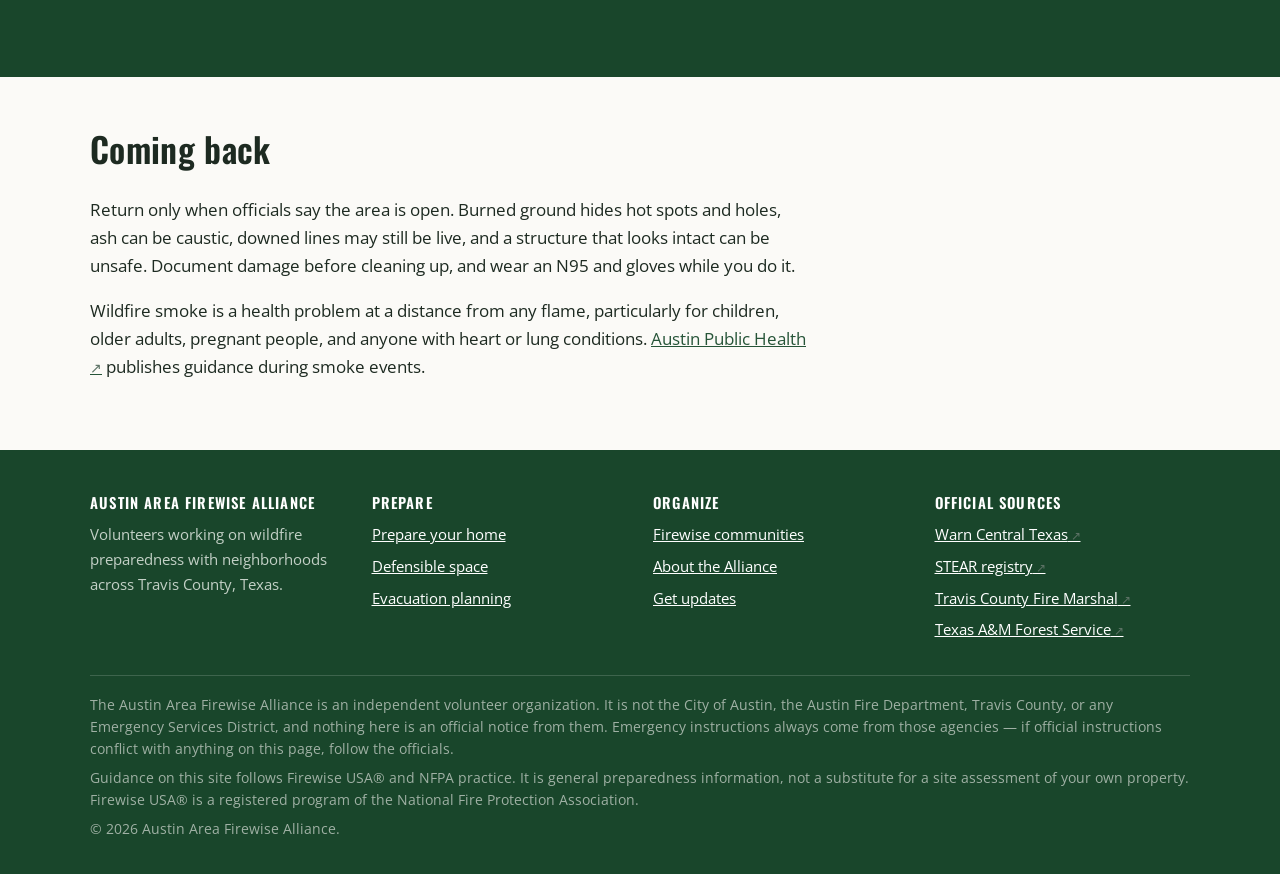
<file: src/evacuation.html>
<!doctype html>
<html lang="en">

<head>
    <meta charset="utf-8">
    <meta name="viewport" content="width=device-width, initial-scale=1">
    <title>Evacuation — Austin Area Firewise Alliance</title>
    <meta name="description"
        content="Ready, Set, Go! wildfire evacuation planning for Travis County: alerts, go-bags, neighbors who need help leaving, and streets with only one way out.">
    <link rel="canonical" href="https://www.rpdiscoverer.com/evacuation.html">
    <link rel="icon" href="img/aafa-logo.svg" type="image/svg+xml">
    <link rel="preconnect" href="https://fonts.googleapis.com">
    <link rel="preconnect" href="https://fonts.gstatic.com" crossorigin>
    <link href="https://fonts.googleapis.com/css2?family=Open+Sans:wght@400;600;700&family=Oswald:wght@500;600&display=swap"
        rel="stylesheet">
    <link rel="stylesheet" href="css/site.css">
    <script>
        try {
            var s = localStorage.getItem("aafa-text-scale");
            if (s) { document.documentElement.style.setProperty("--text-scale", s); }
        } catch (e) { /* private mode: fall back to the default size */ }
    </script>
</head>

<body>
    <a class="skip-link" href="#main">Skip to main content</a>

    <div class="emergency">
        <strong>In a fire emergency, call 911.</strong>
        Official emergency alerts for this region come from
        <a class="ext" href="https://warncentraltexas.org/" rel="noopener">Warn Central Texas</a> — register your phone.
    </div>

    <header class="site-header">
        <div class="wrap">
            <a class="brand" href="index.html">
                <img src="img/aafa-logo.svg" alt="">
                <span class="brand-text">Austin Area<br>Firewise Alliance
                    <span>Travis County, Texas</span>
                </span>
            </a>
            <nav class="site-nav" aria-label="Main">
                <a href="index.html">Home</a>
                <a href="prepare-your-home.html" aria-label="Prepare your home">Prepare</a>
                <a href="firewise-communities.html">Communities</a>
                <a href="evacuation.html" aria-current="page">Evacuation</a>
                <a href="about.html">About</a>
            </nav>

            <div class="text-size" role="group" aria-label="Text size">
                <span class="label" aria-hidden="true">Text size</span>
                <button type="button" class="s1" data-scale="1" aria-pressed="true">A</button>
                <button type="button" class="s2" data-scale="1.15" aria-pressed="false">A</button>
                <button type="button" class="s3" data-scale="1.3" aria-pressed="false">A</button>
            </div>
        </div>
    </header>

    <main id="main" tabindex="-1">
        <div class="page-head">
            <div class="wrap">
                <p class="kicker">Ready · Set · Go</p>
                <h1>Getting out</h1>
                <p>
                    Defensible space decides whether a house has a chance. Planning decides whether
                    the people inside it leave in time. In a county full of hill streets with one
                    way out, the second question is the harder one.
                </p>
            </div>
        </div>

        <section id="alerts">
            <div class="wrap">
                <div class="section-head">
                    <h2>First: make sure a warning can reach you</h2>
                </div>
                <div class="grid two">
                    <article class="card accent">
                        <h3>Register with Warn Central Texas</h3>
                        <p>
                            The regional emergency notification system does not know your phone
                            number until you give it one. Register every mobile number in the
                            household, and add the address of anywhere you spend a lot of time.
                            <a class="ext" href="https://warncentraltexas.org/" rel="noopener">warncentraltexas.org</a>
                        </p>
                    </article>
                    <article class="card">
                        <h3>Do not rely on a single channel</h3>
                        <p>
                            Wireless Emergency Alerts reach phones in an area without registration,
                            but they are coarse. Power and cell service can fail. Keep a
                            battery or crank radio, and agree with neighbors on a phone tree that
                            works when the internet does not.
                        </p>
                    </article>
                    <article class="card">
                        <h3>Register people who will need help</h3>
                        <p>
                            The State of Texas Emergency Assistance Registry (STEAR) collects
                            information about residents who may need assistance in an emergency —
                            mobility, medical equipment, transportation, communication needs.
                            Registering does not guarantee a ride, and planning with neighbors
                            still matters.
                            <a class="ext" href="https://www.tdem.texas.gov/stear" rel="noopener">STEAR registry</a>
                        </p>
                    </article>
                    <article class="card">
                        <h3>Watch conditions yourself</h3>
                        <p>
                            On red-flag days, know where the wind is coming from. Smoke you can see
                            is information, and it may arrive before any alert does.
                        </p>
                    </article>
                </div>
            </div>
        </section>

        <section id="rsg" class="alt">
            <div class="wrap">
                <div class="section-head">
                    <h2>Ready, Set, Go!</h2>
                    <p>
                        The national framework fire agencies use. The value is that it names three
                        distinct moments, so you are not making every decision at once on the worst
                        day.
                    </p>
                </div>
                <div class="rsg">
                    <div class="stage ready">
                        <h3>Ready</h3>
                        <p style="margin-bottom:10px">Long before a fire — now.</p>
                        <ul>
                            <li>Defensible space and home hardening done</li>
                            <li>Registered for alerts; STEAR if it applies</li>
                            <li>Go-bags packed and where you can grab them</li>
                            <li>Two routes out, and a meeting point outside the area</li>
                            <li>Photos or video of the house and contents, stored off-site</li>
                            <li>Plan for pets and livestock — trailers take time to hitch</li>
                        </ul>
                    </div>
                    <div class="stage set">
                        <h3>Set</h3>
                        <p style="margin-bottom:10px">A fire is burning nearby. Be ready to move.</p>
                        <ul>
                            <li>Bags, medications, documents, and pets in the vehicle</li>
                            <li>Vehicle backed into the driveway, windows up, keys in hand</li>
                            <li>Close windows and doors; leave them unlocked for firefighters</li>
                            <li>Move patio furniture and cushions inside; shut off gas at the appliance</li>
                            <li>Leave outside lights on so the house is visible in smoke</li>
                            <li>Check on neighbors who may not have heard</li>
                        </ul>
                    </div>
                    <div class="stage go">
                        <h3>Go</h3>
                        <p style="margin-bottom:10px">Leave. Early is the whole point.</p>
                        <ul>
                            <li>Go when you feel uneasy — do not wait for an order</li>
                            <li>Take the route away from the smoke, not the familiar one</li>
                            <li>Headlights on, drive slow enough for poor visibility</li>
                            <li>Tell someone outside the area that you are moving</li>
                            <li>Do not go back for things</li>
                        </ul>
                    </div>
                </div>
                <div class="callout">
                    <p>
                        <strong>Leaving early is not overreacting.</strong> The danger in a
                        one-exit neighborhood is not only the fire — it is several hundred
                        households deciding to leave in the same ten minutes, on the same road,
                        while apparatus is trying to come the other way. The households that left
                        during "Set" are the reason that road still works.
                    </p>
                </div>
            </div>
        </section>

        <section id="bag">
            <div class="wrap">
                <div class="section-head">
                    <h2>What goes in the bag</h2>
                    <p>Pack it once. Check it when the clocks change.</p>
                </div>
                <ul class="checklist">
                    <li><strong>Medications and medical equipment</strong> A week's worth, plus
                        chargers and spare batteries for anything powered.</li>
                    <li><strong>Documents</strong> IDs, insurance policies, deed or lease, and
                        a copy of the household plan. Digital copies too.</li>
                    <li><strong>Water and food</strong> Three days for each person, and for
                        each animal.</li>
                    <li><strong>Phone, charger, backup battery</strong> A car charger matters
                        more than you expect.</li>
                    <li><strong>N95 masks</strong> Smoke is the part of a wildfire that reaches
                        far past the fire.</li>
                    <li><strong>Cash and a paper contact list</strong> Card readers and saved
                        contacts both assume infrastructure.</li>
                    <li><strong>Sturdy shoes, long pants, cotton or wool layers</strong> Not
                        synthetics, which melt.</li>
                    <li><strong>Pet carriers, leashes, and records</strong> Shelters ask for
                        vaccination records.</li>
                </ul>
            </div>
        </section>

        <section id="oneway" class="deep">
            <div class="wrap">
                <div class="section-head">
                    <h2>Streets with one way out</h2>
                    <p>
                        Much of Travis County was built up a hill or along a canyon rim, on a road
                        that dead-ends. That geometry is worth planning around explicitly.
                    </p>
                </div>
                <div class="grid">
                    <article class="card">
                        <h3>Know your second route</h3>
                        <p>
                            Even if it is a greenbelt path on foot, a neighbor's driveway, or a
                            gated utility road. Walk it before you need it, in daylight.
                        </p>
                    </article>
                    <article class="card">
                        <h3>Keep the road usable</h3>
                        <p>
                            Street parking that narrows a road to one lane stops a fire engine.
                            Overhanging limbs below about 13 feet do the same. This is a
                            neighborhood-level fix, not an individual one.
                        </p>
                    </article>
                    <article class="card">
                        <h3>Sort out gates in advance</h3>
                        <p>
                            If an emergency route runs through a locked gate, settle now who holds
                            the key or code and how responders get through. Nobody wants to
                            discover that question at 2 a.m.
                        </p>
                    </article>
                    <article class="card">
                        <h3>Pair up with neighbors</h3>
                        <p>
                            Agree who checks on whom — especially residents who do not drive, use
                            oxygen or powered equipment, or live alone. Keep it voluntary and
                            keep the list with the people on it.
                        </p>
                    </article>
                </div>
                <div class="callout" style="background:rgba(255,255,255,.08);border-left-color:var(--peach)">
                    <p style="color:#eef2ee">
                        The Alliance has put a detailed set of evacuation questions to area
                        agencies — who orders an evacuation, how fast a message goes out, what
                        happens when the one exit is blocked, how residents needing assistance are
                        accounted for. As answers come back, they are published here rather than
                        staying in a meeting.
                        <a href="index.html#updates">Get those updates</a>
                    </p>
                </div>
            </div>
        </section>

        <section id="after">
            <div class="wrap">
                <div class="section-head">
                    <h2>Coming back</h2>
                </div>
                <p style="max-width:72ch">
                    Return only when officials say the area is open. Burned ground hides hot spots
                    and holes, ash can be caustic, downed lines may still be live, and a structure
                    that looks intact can be unsafe. Document damage before cleaning up, and wear
                    an N95 and gloves while you do it.
                </p>
                <p style="max-width:72ch">
                    Wildfire smoke is a health problem at a distance from any flame, particularly
                    for children, older adults, pregnant people, and anyone with heart or lung
                    conditions.
                    <a class="ext" href="https://www.austintexas.gov/department/health" rel="noopener">
                        Austin Public Health</a> publishes guidance during smoke events.
                </p>
            </div>
        </section>
    </main>

    <footer class="site-footer">
        <div class="wrap">
            <div class="cols">
                <div>
                    <h4>Austin Area Firewise Alliance</h4>
                    <p style="margin:0">
                        Volunteers working on wildfire preparedness with neighborhoods across
                        Travis County, Texas.
                    </p>
                </div>
                <div>
                    <h4>Prepare</h4>
                    <ul>
                        <li><a href="prepare-your-home.html">Prepare your home</a></li>
                        <li><a href="prepare-your-home.html#zones">Defensible space</a></li>
                        <li><a href="evacuation.html">Evacuation planning</a></li>
                    </ul>
                </div>
                <div>
                    <h4>Organize</h4>
                    <ul>
                        <li><a href="firewise-communities.html">Firewise communities</a></li>
                        <li><a href="about.html">About the Alliance</a></li>
                        <li><a href="index.html#updates">Get updates</a></li>
                    </ul>
                </div>
                <div>
                    <h4>Official sources</h4>
                    <ul>
                        <li><a class="ext" href="https://warncentraltexas.org/" rel="noopener">Warn Central Texas</a></li>
                        <li><a class="ext" href="https://www.tdem.texas.gov/stear" rel="noopener">STEAR registry</a></li>
                        <li><a class="ext" href="https://www.traviscountytx.gov/fire-marshal" rel="noopener">Travis County Fire Marshal</a></li>
                        <li><a class="ext" href="https://tfsweb.tamu.edu/" rel="noopener">Texas A&amp;M Forest Service</a></li>
                    </ul>
                </div>
            </div>
            <div class="legal">
                <p>
                    The Austin Area Firewise Alliance is an independent volunteer organization. It
                    is not the City of Austin, the Austin Fire Department, Travis County, or any
                    Emergency Services District, and nothing here is an official notice from them.
                    Emergency instructions always come from those agencies — if official
                    instructions conflict with anything on this page, follow the officials.
                </p>
                <p>
                    Guidance on this site follows Firewise USA® and NFPA practice. It is general
                    preparedness information, not a substitute for a site assessment of your own
                    property. Firewise USA® is a registered program of the National Fire Protection
                    Association.
                </p>
                <p>&copy; <span id="year">2026</span> Austin Area Firewise Alliance.</p>
            </div>
        </div>
    </footer>

    <script src="js/config.js"></script>
    <script src="js/site.js"></script>
</body>

</html>
</file>
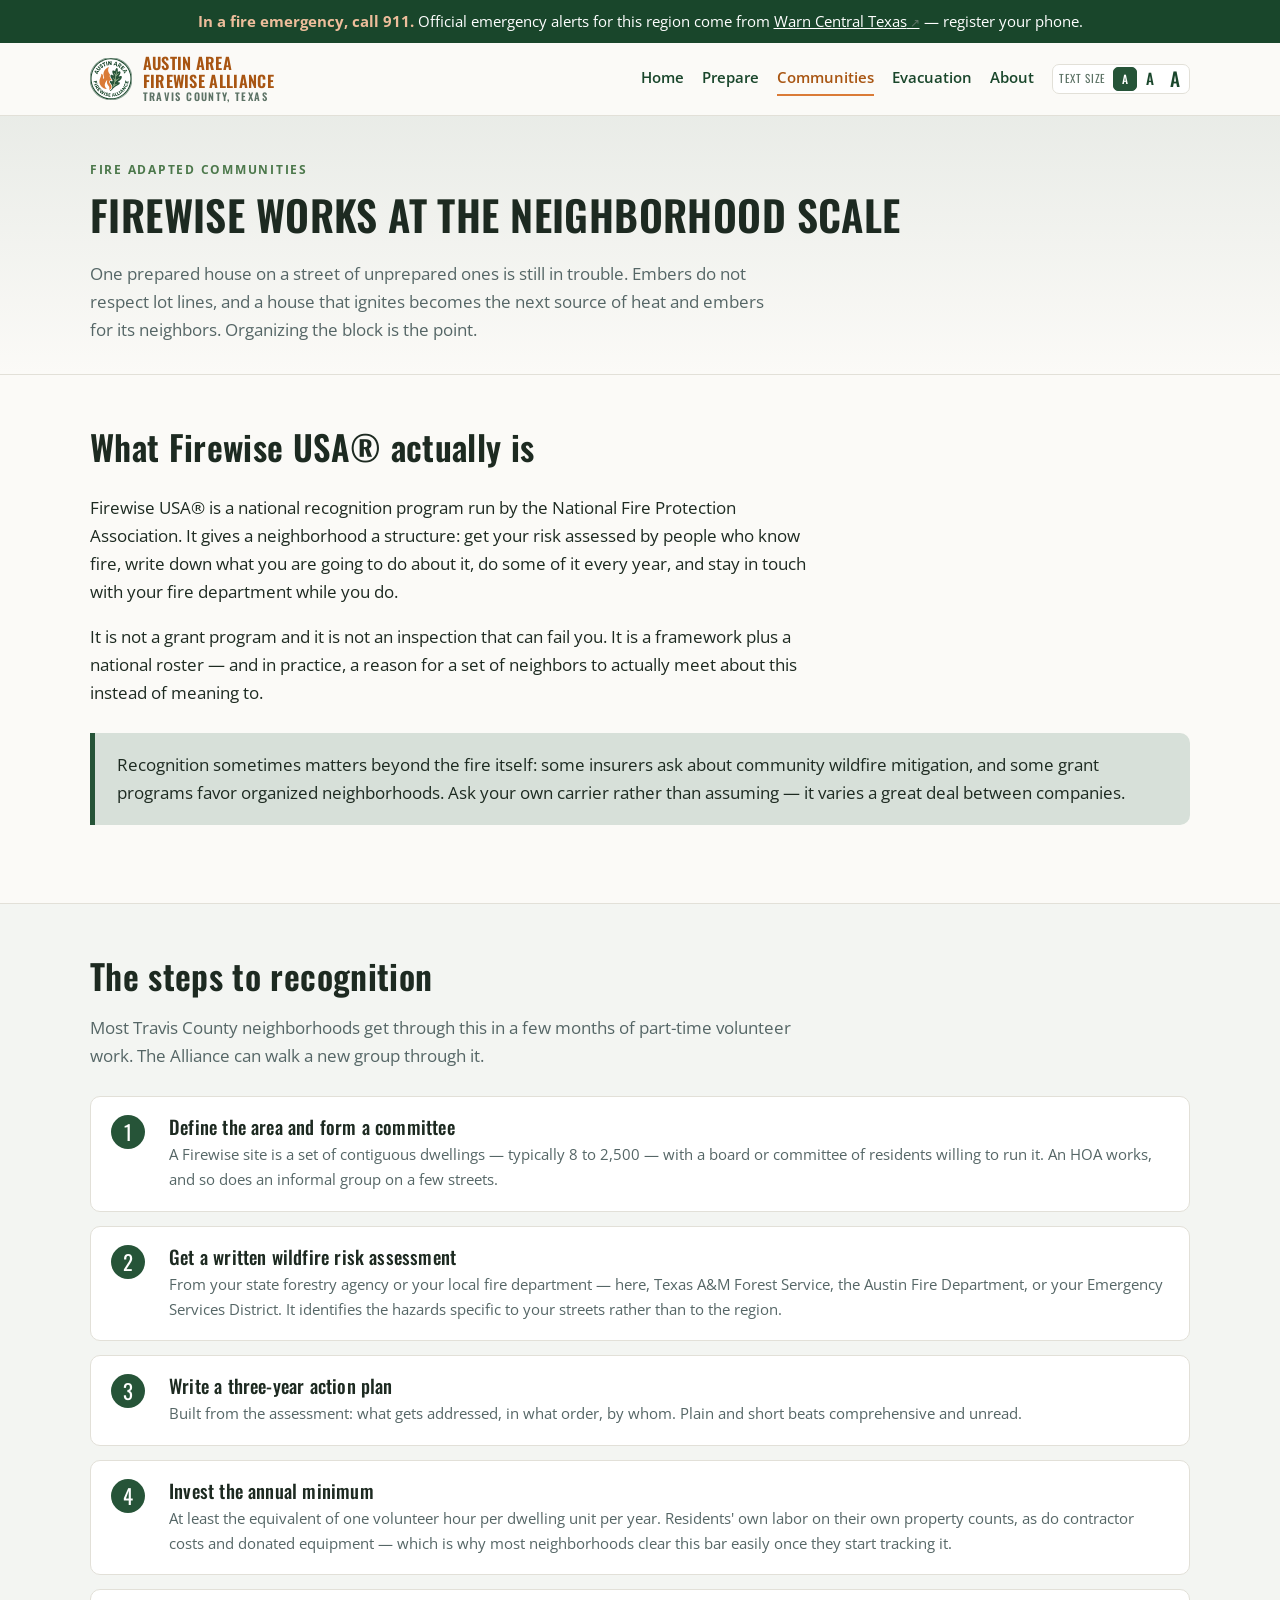
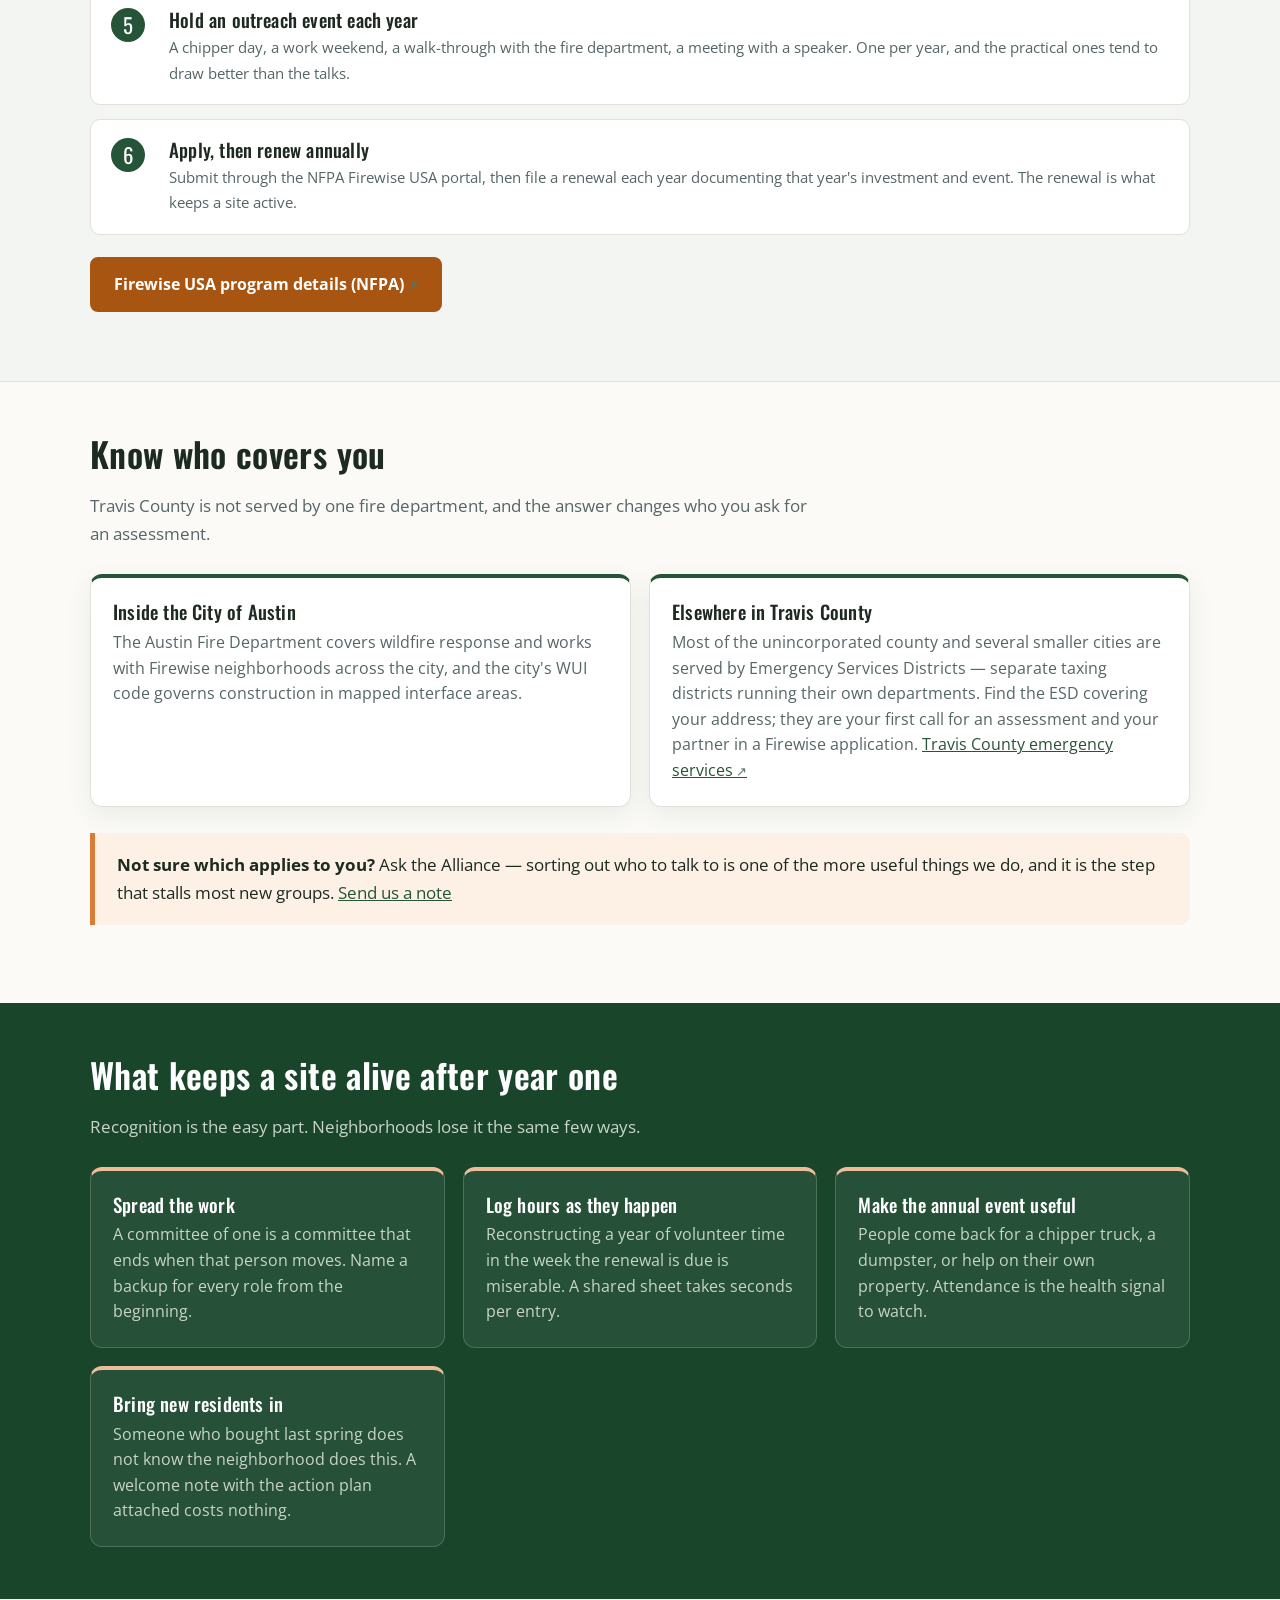
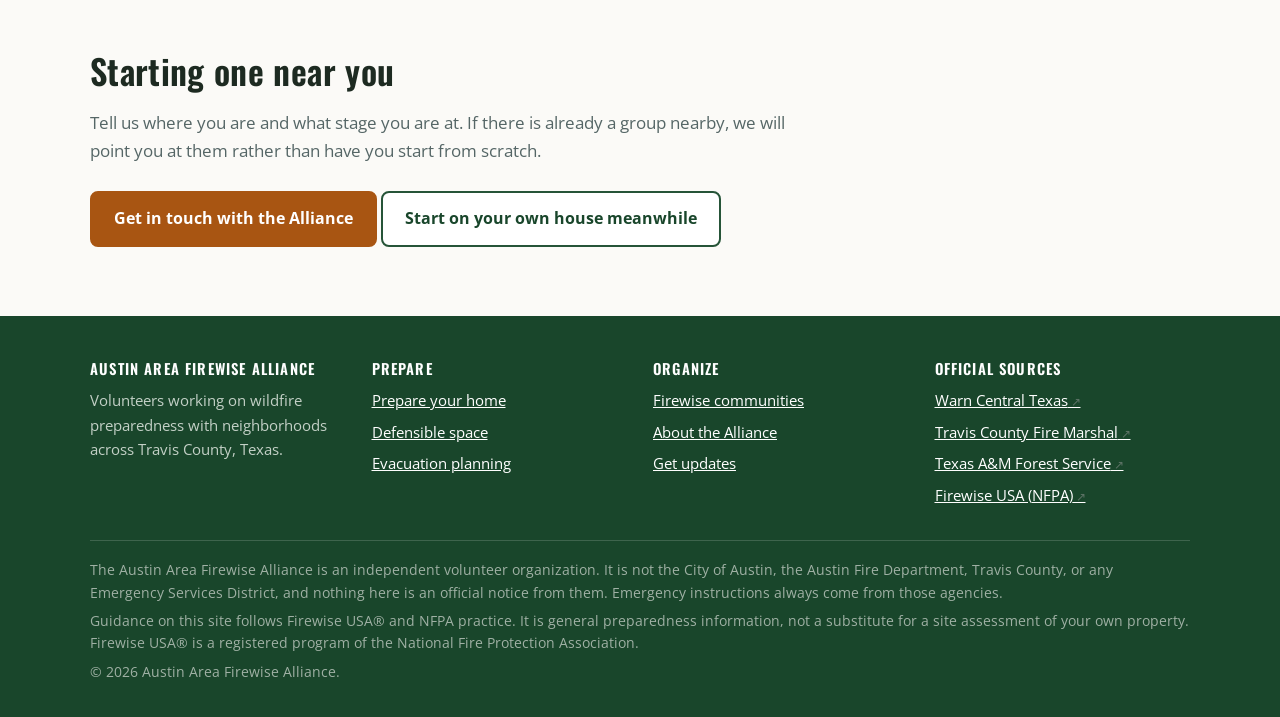
<file: src/firewise-communities.html>
<!doctype html>
<html lang="en">

<head>
    <meta charset="utf-8">
    <meta name="viewport" content="width=device-width, initial-scale=1">
    <title>Firewise Communities — Austin Area Firewise Alliance</title>
    <meta name="description"
        content="How a Travis County neighborhood becomes a recognized Firewise USA site: risk assessment, action plan, annual investment, and renewal — with help from the Austin Area Firewise Alliance.">
    <link rel="canonical" href="https://www.rpdiscoverer.com/firewise-communities.html">
    <link rel="icon" href="img/aafa-logo.svg" type="image/svg+xml">
    <link rel="preconnect" href="https://fonts.googleapis.com">
    <link rel="preconnect" href="https://fonts.gstatic.com" crossorigin>
    <link href="https://fonts.googleapis.com/css2?family=Open+Sans:wght@400;600;700&family=Oswald:wght@500;600&display=swap"
        rel="stylesheet">
    <link rel="stylesheet" href="css/site.css">
    <script>
        try {
            var s = localStorage.getItem("aafa-text-scale");
            if (s) { document.documentElement.style.setProperty("--text-scale", s); }
        } catch (e) { /* private mode: fall back to the default size */ }
    </script>
</head>

<body>
    <a class="skip-link" href="#main">Skip to main content</a>

    <div class="emergency">
        <strong>In a fire emergency, call 911.</strong>
        Official emergency alerts for this region come from
        <a class="ext" href="https://warncentraltexas.org/" rel="noopener">Warn Central Texas</a> — register your phone.
    </div>

    <header class="site-header">
        <div class="wrap">
            <a class="brand" href="index.html">
                <img src="img/aafa-logo.svg" alt="">
                <span class="brand-text">Austin Area<br>Firewise Alliance
                    <span>Travis County, Texas</span>
                </span>
            </a>
            <nav class="site-nav" aria-label="Main">
                <a href="index.html">Home</a>
                <a href="prepare-your-home.html" aria-label="Prepare your home">Prepare</a>
                <a href="firewise-communities.html" aria-current="page">Communities</a>
                <a href="evacuation.html">Evacuation</a>
                <a href="about.html">About</a>
            </nav>

            <div class="text-size" role="group" aria-label="Text size">
                <span class="label" aria-hidden="true">Text size</span>
                <button type="button" class="s1" data-scale="1" aria-pressed="true">A</button>
                <button type="button" class="s2" data-scale="1.15" aria-pressed="false">A</button>
                <button type="button" class="s3" data-scale="1.3" aria-pressed="false">A</button>
            </div>
        </div>
    </header>

    <main id="main" tabindex="-1">
        <div class="page-head">
            <div class="wrap">
                <p class="kicker">Fire adapted communities</p>
                <h1>Firewise works at the neighborhood scale</h1>
                <p>
                    One prepared house on a street of unprepared ones is still in trouble. Embers
                    do not respect lot lines, and a house that ignites becomes the next source of
                    heat and embers for its neighbors. Organizing the block is the point.
                </p>
            </div>
        </div>

        <section id="what">
            <div class="wrap">
                <div class="section-head">
                    <h2>What Firewise USA® actually is</h2>
                </div>
                <p style="max-width:72ch">
                    Firewise USA® is a national recognition program run by the National Fire
                    Protection Association. It gives a neighborhood a structure: get your risk
                    assessed by people who know fire, write down what you are going to do about it,
                    do some of it every year, and stay in touch with your fire department while you
                    do.
                </p>
                <p style="max-width:72ch">
                    It is not a grant program and it is not an inspection that can fail you. It is
                    a framework plus a national roster — and in practice, a reason for a set of
                    neighbors to actually meet about this instead of meaning to.
                </p>
                <div class="callout plain">
                    <p>
                        Recognition sometimes matters beyond the fire itself: some insurers ask
                        about community wildfire mitigation, and some grant programs favor
                        organized neighborhoods. Ask your own carrier rather than assuming — it
                        varies a great deal between companies.
                    </p>
                </div>
            </div>
        </section>

        <section id="steps" class="alt">
            <div class="wrap">
                <div class="section-head">
                    <h2>The steps to recognition</h2>
                    <p>
                        Most Travis County neighborhoods get through this in a few months of
                        part-time volunteer work. The Alliance can walk a new group through it.
                    </p>
                </div>
                <ol class="steps">
                    <li>
                        <div>
                            <h3>Define the area and form a committee</h3>
                            <p>
                                A Firewise site is a set of contiguous dwellings — typically 8 to
                                2,500 — with a board or committee of residents willing to run it.
                                An HOA works, and so does an informal group on a few streets.
                            </p>
                        </div>
                    </li>
                    <li>
                        <div>
                            <h3>Get a written wildfire risk assessment</h3>
                            <p>
                                From your state forestry agency or your local fire department —
                                here, Texas A&amp;M Forest Service, the Austin Fire Department, or
                                your Emergency Services District. It identifies the hazards
                                specific to your streets rather than to the region.
                            </p>
                        </div>
                    </li>
                    <li>
                        <div>
                            <h3>Write a three-year action plan</h3>
                            <p>
                                Built from the assessment: what gets addressed, in what order, by
                                whom. Plain and short beats comprehensive and unread.
                            </p>
                        </div>
                    </li>
                    <li>
                        <div>
                            <h3>Invest the annual minimum</h3>
                            <p>
                                At least the equivalent of one volunteer hour per dwelling unit per
                                year. Residents' own labor on their own property counts, as do
                                contractor costs and donated equipment — which is why most
                                neighborhoods clear this bar easily once they start tracking it.
                            </p>
                        </div>
                    </li>
                    <li>
                        <div>
                            <h3>Hold an outreach event each year</h3>
                            <p>
                                A chipper day, a work weekend, a walk-through with the fire
                                department, a meeting with a speaker. One per year, and the
                                practical ones tend to draw better than the talks.
                            </p>
                        </div>
                    </li>
                    <li>
                        <div>
                            <h3>Apply, then renew annually</h3>
                            <p>
                                Submit through the NFPA Firewise USA portal, then file a renewal
                                each year documenting that year's investment and event. The renewal
                                is what keeps a site active.
                            </p>
                        </div>
                    </li>
                </ol>
                <p style="margin-top:22px">
                    <a class="btn btn-primary ext" href="https://www.nfpa.org/firewise" rel="noopener">
                        Firewise USA program details (NFPA)</a>
                </p>
            </div>
        </section>

        <section id="who">
            <div class="wrap">
                <div class="section-head">
                    <h2>Know who covers you</h2>
                    <p>
                        Travis County is not served by one fire department, and the answer changes
                        who you ask for an assessment.
                    </p>
                </div>
                <div class="grid two">
                    <article class="card">
                        <h3>Inside the City of Austin</h3>
                        <p>
                            The Austin Fire Department covers wildfire response and works with
                            Firewise neighborhoods across the city, and the city's WUI code governs
                            construction in mapped interface areas.
                        </p>
                    </article>
                    <article class="card">
                        <h3>Elsewhere in Travis County</h3>
                        <p>
                            Most of the unincorporated county and several smaller cities are served
                            by Emergency Services Districts — separate taxing districts running
                            their own departments. Find the ESD covering your address; they are
                            your first call for an assessment and your partner in a Firewise
                            application.
                            <a class="ext" href="https://www.traviscountytx.gov/emergency-services"
                                rel="noopener">Travis County emergency services</a>
                        </p>
                    </article>
                </div>
                <div class="callout">
                    <p>
                        <strong>Not sure which applies to you?</strong> Ask the Alliance — sorting
                        out who to talk to is one of the more useful things we do, and it is the
                        step that stalls most new groups.
                        <a href="index.html#updates">Send us a note</a>
                    </p>
                </div>
            </div>
        </section>

        <section id="keep" class="deep">
            <div class="wrap">
                <div class="section-head">
                    <h2>What keeps a site alive after year one</h2>
                    <p>
                        Recognition is the easy part. Neighborhoods lose it the same few ways.
                    </p>
                </div>
                <div class="grid">
                    <article class="card">
                        <h3>Spread the work</h3>
                        <p>
                            A committee of one is a committee that ends when that person moves.
                            Name a backup for every role from the beginning.
                        </p>
                    </article>
                    <article class="card">
                        <h3>Log hours as they happen</h3>
                        <p>
                            Reconstructing a year of volunteer time in the week the renewal is due
                            is miserable. A shared sheet takes seconds per entry.
                        </p>
                    </article>
                    <article class="card">
                        <h3>Make the annual event useful</h3>
                        <p>
                            People come back for a chipper truck, a dumpster, or help on their own
                            property. Attendance is the health signal to watch.
                        </p>
                    </article>
                    <article class="card">
                        <h3>Bring new residents in</h3>
                        <p>
                            Someone who bought last spring does not know the neighborhood does
                            this. A welcome note with the action plan attached costs nothing.
                        </p>
                    </article>
                </div>
            </div>
        </section>

        <section id="start">
            <div class="wrap">
                <div class="section-head">
                    <h2>Starting one near you</h2>
                    <p>
                        Tell us where you are and what stage you are at. If there is already a
                        group nearby, we will point you at them rather than have you start from
                        scratch.
                    </p>
                </div>
                <p>
                    <a class="btn btn-primary" href="index.html#updates">Get in touch with the Alliance</a>
                    <a class="btn btn-outline" href="prepare-your-home.html">Start on your own house meanwhile</a>
                </p>
            </div>
        </section>
    </main>

    <footer class="site-footer">
        <div class="wrap">
            <div class="cols">
                <div>
                    <h4>Austin Area Firewise Alliance</h4>
                    <p style="margin:0">
                        Volunteers working on wildfire preparedness with neighborhoods across
                        Travis County, Texas.
                    </p>
                </div>
                <div>
                    <h4>Prepare</h4>
                    <ul>
                        <li><a href="prepare-your-home.html">Prepare your home</a></li>
                        <li><a href="prepare-your-home.html#zones">Defensible space</a></li>
                        <li><a href="evacuation.html">Evacuation planning</a></li>
                    </ul>
                </div>
                <div>
                    <h4>Organize</h4>
                    <ul>
                        <li><a href="firewise-communities.html">Firewise communities</a></li>
                        <li><a href="about.html">About the Alliance</a></li>
                        <li><a href="index.html#updates">Get updates</a></li>
                    </ul>
                </div>
                <div>
                    <h4>Official sources</h4>
                    <ul>
                        <li><a class="ext" href="https://warncentraltexas.org/" rel="noopener">Warn Central Texas</a></li>
                        <li><a class="ext" href="https://www.traviscountytx.gov/fire-marshal" rel="noopener">Travis County Fire Marshal</a></li>
                        <li><a class="ext" href="https://tfsweb.tamu.edu/" rel="noopener">Texas A&amp;M Forest Service</a></li>
                        <li><a class="ext" href="https://www.nfpa.org/firewise" rel="noopener">Firewise USA (NFPA)</a></li>
                    </ul>
                </div>
            </div>
            <div class="legal">
                <p>
                    The Austin Area Firewise Alliance is an independent volunteer organization. It
                    is not the City of Austin, the Austin Fire Department, Travis County, or any
                    Emergency Services District, and nothing here is an official notice from them.
                    Emergency instructions always come from those agencies.
                </p>
                <p>
                    Guidance on this site follows Firewise USA® and NFPA practice. It is general
                    preparedness information, not a substitute for a site assessment of your own
                    property. Firewise USA® is a registered program of the National Fire Protection
                    Association.
                </p>
                <p>&copy; <span id="year">2026</span> Austin Area Firewise Alliance.</p>
            </div>
        </div>
    </footer>

    <script src="js/config.js"></script>
    <script src="js/site.js"></script>
</body>

</html>
</file>
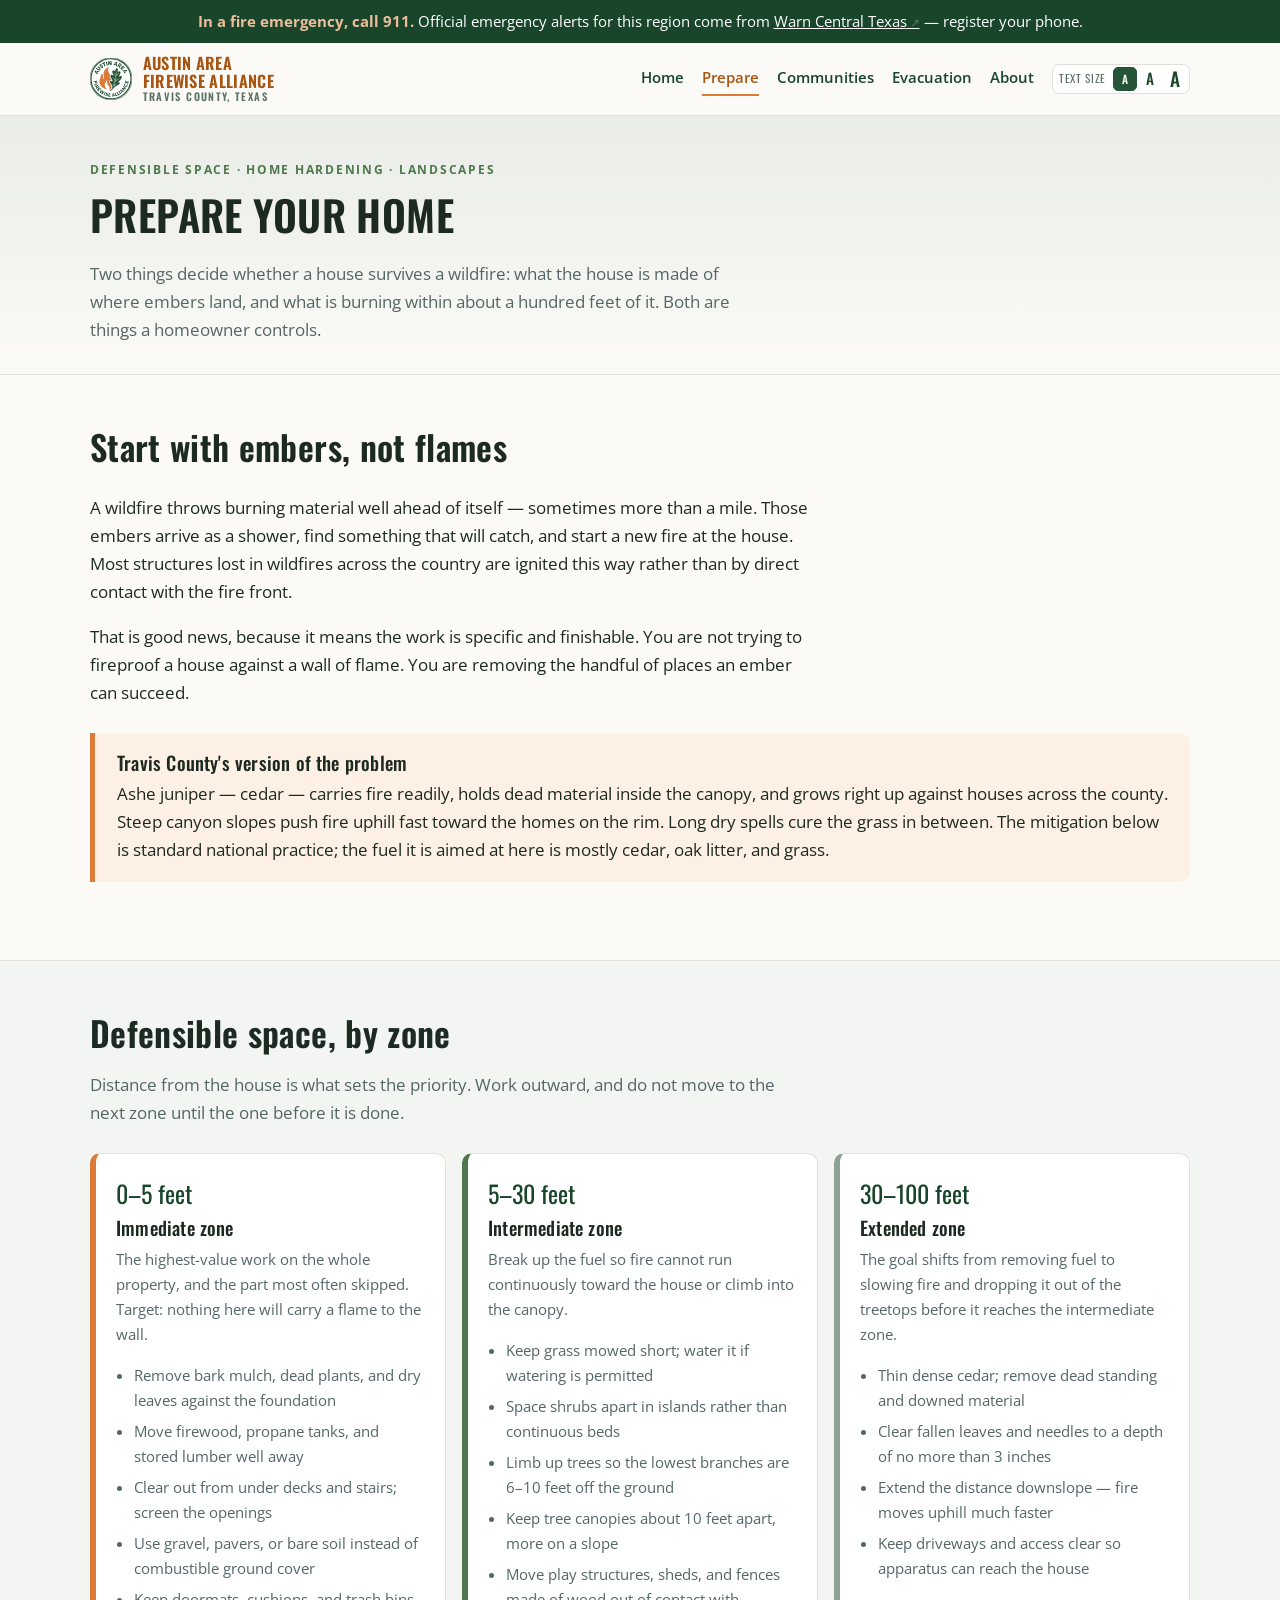
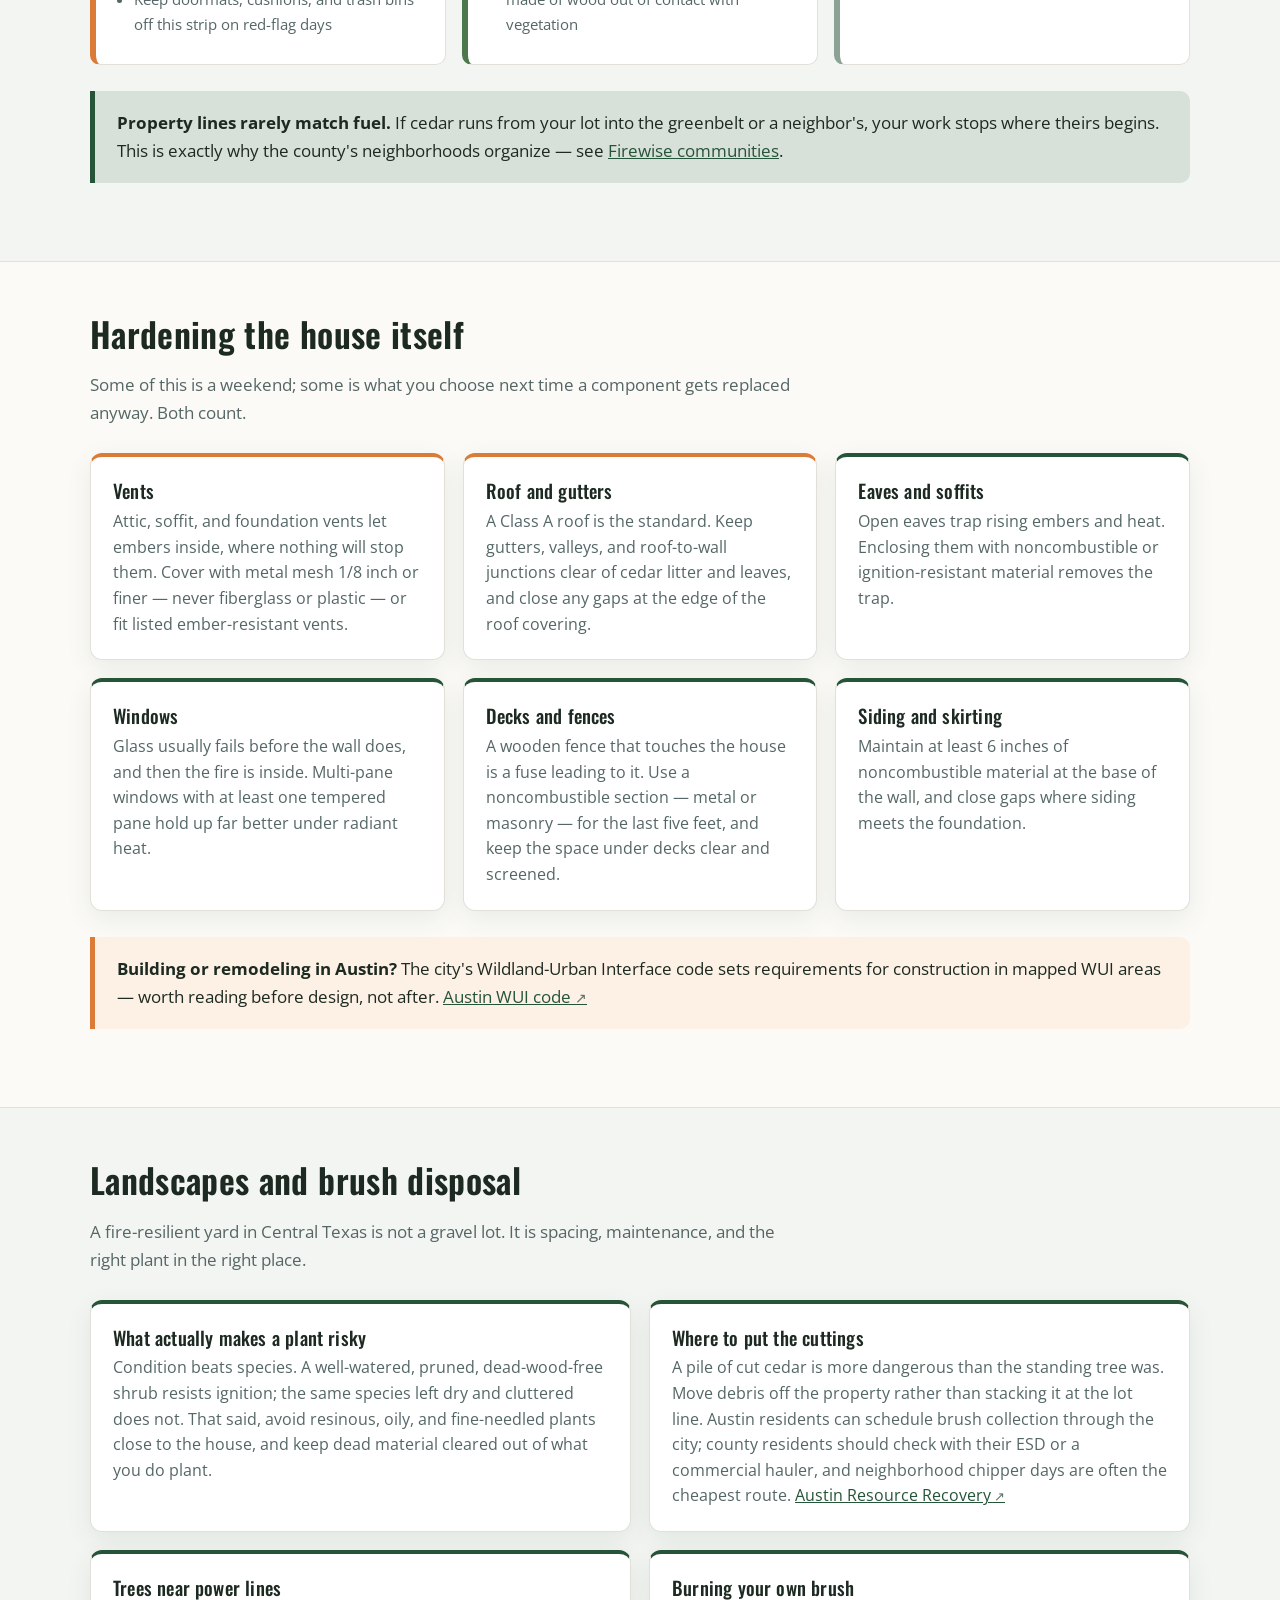
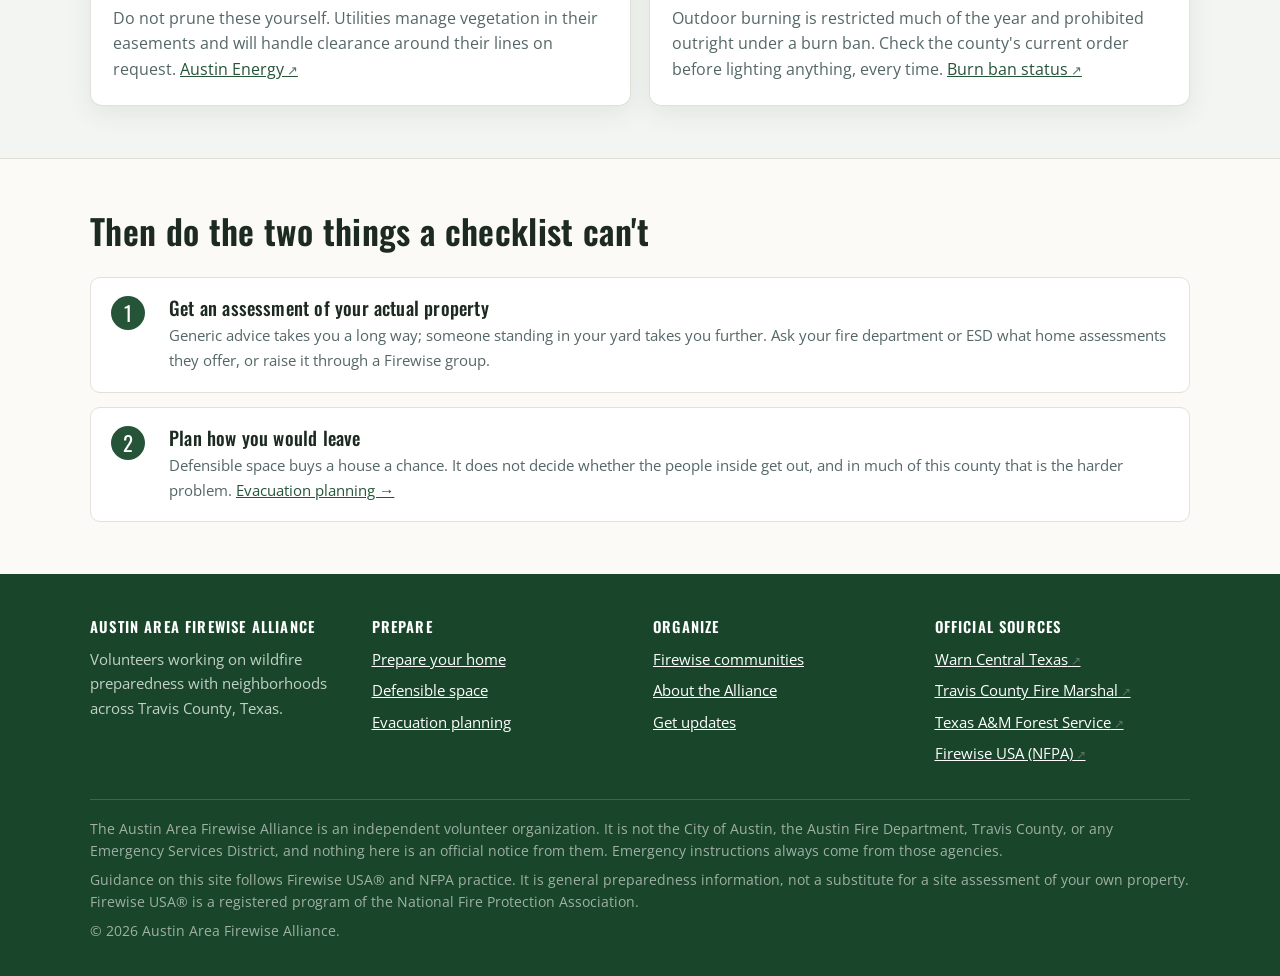
<file: src/prepare-your-home.html>
<!doctype html>
<html lang="en">

<head>
    <meta charset="utf-8">
    <meta name="viewport" content="width=device-width, initial-scale=1">
    <title>Prepare Your Home — Austin Area Firewise Alliance</title>
    <meta name="description"
        content="Defensible space zones, ember-resistant home hardening, and a Travis County landscaping and brush-disposal guide from the Austin Area Firewise Alliance.">
    <link rel="canonical" href="https://www.rpdiscoverer.com/prepare-your-home.html">
    <link rel="icon" href="img/aafa-logo.svg" type="image/svg+xml">
    <link rel="preconnect" href="https://fonts.googleapis.com">
    <link rel="preconnect" href="https://fonts.gstatic.com" crossorigin>
    <link href="https://fonts.googleapis.com/css2?family=Open+Sans:wght@400;600;700&family=Oswald:wght@500;600&display=swap"
        rel="stylesheet">
    <link rel="stylesheet" href="css/site.css">
    <script>
        try {
            var s = localStorage.getItem("aafa-text-scale");
            if (s) { document.documentElement.style.setProperty("--text-scale", s); }
        } catch (e) { /* private mode: fall back to the default size */ }
    </script>
</head>

<body>
    <a class="skip-link" href="#main">Skip to main content</a>

    <div class="emergency">
        <strong>In a fire emergency, call 911.</strong>
        Official emergency alerts for this region come from
        <a class="ext" href="https://warncentraltexas.org/" rel="noopener">Warn Central Texas</a> — register your phone.
    </div>

    <header class="site-header">
        <div class="wrap">
            <a class="brand" href="index.html">
                <img src="img/aafa-logo.svg" alt="">
                <span class="brand-text">Austin Area<br>Firewise Alliance
                    <span>Travis County, Texas</span>
                </span>
            </a>
            <nav class="site-nav" aria-label="Main">
                <a href="index.html">Home</a>
                <a href="prepare-your-home.html" aria-current="page" aria-label="Prepare your home">Prepare</a>
                <a href="firewise-communities.html">Communities</a>
                <a href="evacuation.html">Evacuation</a>
                <a href="about.html">About</a>
            </nav>

            <div class="text-size" role="group" aria-label="Text size">
                <span class="label" aria-hidden="true">Text size</span>
                <button type="button" class="s1" data-scale="1" aria-pressed="true">A</button>
                <button type="button" class="s2" data-scale="1.15" aria-pressed="false">A</button>
                <button type="button" class="s3" data-scale="1.3" aria-pressed="false">A</button>
            </div>
        </div>
    </header>

    <main id="main" tabindex="-1">
        <div class="page-head">
            <div class="wrap">
                <p class="kicker">Defensible space · Home hardening · Landscapes</p>
                <h1>Prepare your home</h1>
                <p>
                    Two things decide whether a house survives a wildfire: what the house is made
                    of where embers land, and what is burning within about a hundred feet of it.
                    Both are things a homeowner controls.
                </p>
            </div>
        </div>

        <section id="embers">
            <div class="wrap">
                <div class="section-head">
                    <h2>Start with embers, not flames</h2>
                </div>
                <p style="max-width:72ch">
                    A wildfire throws burning material well ahead of itself — sometimes more than a
                    mile. Those embers arrive as a shower, find something that will catch, and
                    start a new fire at the house. Most structures lost in wildfires across the
                    country are ignited this way rather than by direct contact with the fire front.
                </p>
                <p style="max-width:72ch">
                    That is good news, because it means the work is specific and finishable. You
                    are not trying to fireproof a house against a wall of flame. You are removing
                    the handful of places an ember can succeed.
                </p>
                <div class="callout">
                    <h3>Travis County's version of the problem</h3>
                    <p>
                        Ashe juniper — cedar — carries fire readily, holds dead material inside the
                        canopy, and grows right up against houses across the county. Steep canyon
                        slopes push fire uphill fast toward the homes on the rim. Long dry spells
                        cure the grass in between. The mitigation below is standard national
                        practice; the fuel it is aimed at here is mostly cedar, oak litter, and
                        grass.
                    </p>
                </div>
            </div>
        </section>

        <section id="zones" class="alt">
            <div class="wrap">
                <div class="section-head">
                    <h2>Defensible space, by zone</h2>
                    <p>
                        Distance from the house is what sets the priority. Work outward, and do not
                        move to the next zone until the one before it is done.
                    </p>
                </div>
                <div class="zones">
                    <div class="zone">
                        <span class="dist">0–5 feet</span>
                        <h3>Immediate zone</h3>
                        <p style="color:var(--muted);font-size:.95rem">
                            The highest-value work on the whole property, and the part most often
                            skipped. Target: nothing here will carry a flame to the wall.
                        </p>
                        <ul>
                            <li>Remove bark mulch, dead plants, and dry leaves against the foundation</li>
                            <li>Move firewood, propane tanks, and stored lumber well away</li>
                            <li>Clear out from under decks and stairs; screen the openings</li>
                            <li>Use gravel, pavers, or bare soil instead of combustible ground cover</li>
                            <li>Keep doormats, cushions, and trash bins off this strip on red-flag days</li>
                        </ul>
                    </div>
                    <div class="zone">
                        <span class="dist">5–30 feet</span>
                        <h3>Intermediate zone</h3>
                        <p style="color:var(--muted);font-size:.95rem">
                            Break up the fuel so fire cannot run continuously toward the house or
                            climb into the canopy.
                        </p>
                        <ul>
                            <li>Keep grass mowed short; water it if watering is permitted</li>
                            <li>Space shrubs apart in islands rather than continuous beds</li>
                            <li>Limb up trees so the lowest branches are 6–10 feet off the ground</li>
                            <li>Keep tree canopies about 10 feet apart, more on a slope</li>
                            <li>Move play structures, sheds, and fences made of wood out of contact with vegetation</li>
                        </ul>
                    </div>
                    <div class="zone">
                        <span class="dist">30–100 feet</span>
                        <h3>Extended zone</h3>
                        <p style="color:var(--muted);font-size:.95rem">
                            The goal shifts from removing fuel to slowing fire and dropping it out
                            of the treetops before it reaches the intermediate zone.
                        </p>
                        <ul>
                            <li>Thin dense cedar; remove dead standing and downed material</li>
                            <li>Clear fallen leaves and needles to a depth of no more than 3 inches</li>
                            <li>Extend the distance downslope — fire moves uphill much faster</li>
                            <li>Keep driveways and access clear so apparatus can reach the house</li>
                        </ul>
                    </div>
                </div>
                <div class="callout plain">
                    <p>
                        <strong>Property lines rarely match fuel.</strong> If cedar runs from your
                        lot into the greenbelt or a neighbor's, your work stops where theirs
                        begins. This is exactly why the county's neighborhoods organize — see
                        <a href="firewise-communities.html">Firewise communities</a>.
                    </p>
                </div>
            </div>
        </section>

        <section id="hardening">
            <div class="wrap">
                <div class="section-head">
                    <h2>Hardening the house itself</h2>
                    <p>
                        Some of this is a weekend; some is what you choose next time a component
                        gets replaced anyway. Both count.
                    </p>
                </div>
                <div class="grid">
                    <article class="card accent">
                        <h3>Vents</h3>
                        <p>
                            Attic, soffit, and foundation vents let embers inside, where nothing
                            will stop them. Cover with metal mesh 1/8 inch or finer — never
                            fiberglass or plastic — or fit listed ember-resistant vents.
                        </p>
                    </article>
                    <article class="card accent">
                        <h3>Roof and gutters</h3>
                        <p>
                            A Class A roof is the standard. Keep gutters, valleys, and roof-to-wall
                            junctions clear of cedar litter and leaves, and close any gaps at the
                            edge of the roof covering.
                        </p>
                    </article>
                    <article class="card">
                        <h3>Eaves and soffits</h3>
                        <p>
                            Open eaves trap rising embers and heat. Enclosing them with
                            noncombustible or ignition-resistant material removes the trap.
                        </p>
                    </article>
                    <article class="card">
                        <h3>Windows</h3>
                        <p>
                            Glass usually fails before the wall does, and then the fire is inside.
                            Multi-pane windows with at least one tempered pane hold up far better
                            under radiant heat.
                        </p>
                    </article>
                    <article class="card">
                        <h3>Decks and fences</h3>
                        <p>
                            A wooden fence that touches the house is a fuse leading to it. Use a
                            noncombustible section — metal or masonry — for the last five feet, and
                            keep the space under decks clear and screened.
                        </p>
                    </article>
                    <article class="card">
                        <h3>Siding and skirting</h3>
                        <p>
                            Maintain at least 6 inches of noncombustible material at the base of
                            the wall, and close gaps where siding meets the foundation.
                        </p>
                    </article>
                </div>

                <div class="callout">
                    <p>
                        <strong>Building or remodeling in Austin?</strong> The city's Wildland-Urban
                        Interface code sets requirements for construction in mapped WUI areas —
                        worth reading before design, not after.
                        <a class="ext" href="https://austintexas.gov/department/wildland-urban-interface-code"
                            rel="noopener">Austin WUI code</a>
                    </p>
                </div>
            </div>
        </section>

        <section id="landscape" class="alt">
            <div class="wrap">
                <div class="section-head">
                    <h2>Landscapes and brush disposal</h2>
                    <p>
                        A fire-resilient yard in Central Texas is not a gravel lot. It is spacing,
                        maintenance, and the right plant in the right place.
                    </p>
                </div>
                <div class="grid two">
                    <article class="card">
                        <h3>What actually makes a plant risky</h3>
                        <p>
                            Condition beats species. A well-watered, pruned, dead-wood-free shrub
                            resists ignition; the same species left dry and cluttered does not.
                            That said, avoid resinous, oily, and fine-needled plants close to the
                            house, and keep dead material cleared out of what you do plant.
                        </p>
                    </article>
                    <article class="card">
                        <h3>Where to put the cuttings</h3>
                        <p>
                            A pile of cut cedar is more dangerous than the standing tree was. Move
                            debris off the property rather than stacking it at the lot line.
                            Austin residents can schedule brush collection through the city; county
                            residents should check with their ESD or a commercial hauler, and
                            neighborhood chipper days are often the cheapest route.
                            <a class="ext" href="https://www.austintexas.gov/department/austin-resource-recovery"
                                rel="noopener">Austin Resource Recovery</a>
                        </p>
                    </article>
                    <article class="card">
                        <h3>Trees near power lines</h3>
                        <p>
                            Do not prune these yourself. Utilities manage vegetation in their
                            easements and will handle clearance around their lines on request.
                            <a class="ext" href="https://austinenergy.com/" rel="noopener">Austin Energy</a>
                        </p>
                    </article>
                    <article class="card">
                        <h3>Burning your own brush</h3>
                        <p>
                            Outdoor burning is restricted much of the year and prohibited outright
                            under a burn ban. Check the county's current order before lighting
                            anything, every time.
                            <a class="ext" href="https://www.traviscountytx.gov/fire-marshal/burn-ban"
                                rel="noopener">Burn ban status</a>
                        </p>
                    </article>
                </div>
            </div>
        </section>

        <section id="next">
            <div class="wrap">
                <div class="section-head">
                    <h2>Then do the two things a checklist can't</h2>
                </div>
                <ol class="steps">
                    <li>
                        <div>
                            <h3>Get an assessment of your actual property</h3>
                            <p>
                                Generic advice takes you a long way; someone standing in your yard
                                takes you further. Ask your fire department or ESD what home
                                assessments they offer, or raise it through a Firewise group.
                            </p>
                        </div>
                    </li>
                    <li>
                        <div>
                            <h3>Plan how you would leave</h3>
                            <p>
                                Defensible space buys a house a chance. It does not decide whether
                                the people inside get out, and in much of this county that is the
                                harder problem.
                                <a href="evacuation.html">Evacuation planning →</a>
                            </p>
                        </div>
                    </li>
                </ol>
            </div>
        </section>
    </main>

    <footer class="site-footer">
        <div class="wrap">
            <div class="cols">
                <div>
                    <h4>Austin Area Firewise Alliance</h4>
                    <p style="margin:0">
                        Volunteers working on wildfire preparedness with neighborhoods across
                        Travis County, Texas.
                    </p>
                </div>
                <div>
                    <h4>Prepare</h4>
                    <ul>
                        <li><a href="prepare-your-home.html">Prepare your home</a></li>
                        <li><a href="prepare-your-home.html#zones">Defensible space</a></li>
                        <li><a href="evacuation.html">Evacuation planning</a></li>
                    </ul>
                </div>
                <div>
                    <h4>Organize</h4>
                    <ul>
                        <li><a href="firewise-communities.html">Firewise communities</a></li>
                        <li><a href="about.html">About the Alliance</a></li>
                        <li><a href="index.html#updates">Get updates</a></li>
                    </ul>
                </div>
                <div>
                    <h4>Official sources</h4>
                    <ul>
                        <li><a class="ext" href="https://warncentraltexas.org/" rel="noopener">Warn Central Texas</a></li>
                        <li><a class="ext" href="https://www.traviscountytx.gov/fire-marshal" rel="noopener">Travis County Fire Marshal</a></li>
                        <li><a class="ext" href="https://tfsweb.tamu.edu/" rel="noopener">Texas A&amp;M Forest Service</a></li>
                        <li><a class="ext" href="https://www.nfpa.org/firewise" rel="noopener">Firewise USA (NFPA)</a></li>
                    </ul>
                </div>
            </div>
            <div class="legal">
                <p>
                    The Austin Area Firewise Alliance is an independent volunteer organization. It
                    is not the City of Austin, the Austin Fire Department, Travis County, or any
                    Emergency Services District, and nothing here is an official notice from them.
                    Emergency instructions always come from those agencies.
                </p>
                <p>
                    Guidance on this site follows Firewise USA® and NFPA practice. It is general
                    preparedness information, not a substitute for a site assessment of your own
                    property. Firewise USA® is a registered program of the National Fire Protection
                    Association.
                </p>
                <p>&copy; <span id="year">2026</span> Austin Area Firewise Alliance.</p>
            </div>
        </div>
    </footer>

    <script src="js/config.js"></script>
    <script src="js/site.js"></script>
</body>

</html>
</file>
<file: src/css/site.css>
/* Austin Area Firewise Alliance — rpdiscoverer.com
   Single stylesheet, no build step.

   Palette taken from the AAFA logo: deep green badge, sage ring, orange
   flame, peach highlight. Orange is reserved for emphasis and action —
   never for large fields of color, because on a wildfire site an orange
   block reads as an alert whether or not one is intended. */

:root {
    --green-900: #19462b;
    --green-700: #265438;
    --green-500: #4c784b;
    --sage: #8ca295;
    --sage-text: #5c7265;   /* 4.97:1 on the page background; --sage is 2.6:1 */
    --sage-200: #d7e0d9;
    /* Two oranges on purpose. --orange is the brand tone, used only for
       decoration: dots, rules, card top-borders, focus rings. It is too light
       to carry text (white on it is 3.06:1, well under the 4.5:1 AA needs).
       --orange-dark is the text/action tone: 5.29:1 with white, 4.7:1 on the
       alert background. Anything with words in it uses the dark one. */
    --orange: #da7b37;
    --orange-dark: #a85512;
    --orange-darker: #8f4409;
    --peach: #edbd9b;

    --ink: #1d2a21;
    --muted: #566;
    --page: #fbfaf7;
    --card: #ffffff;
    --line: #e2e0d8;

    --alert-bg: #FDF0E4;
    --alert-line: var(--orange);

    --wrap: 1140px;
    --radius: 12px;
    --shadow: 0 8px 26px rgba(25, 70, 43, .08);
}

* { box-sizing: border-box; }

/* Root size is the hook the Aa control turns. Everything sized in rem
   follows it. 100% (not a px value) is deliberate: it inherits whatever the
   reader has already set as their browser's default font size, so someone who
   configured that once — often the people who need it most — keeps it, and
   the Aa control multiplies from there rather than overriding them. */
html {
    scroll-behavior: smooth;
    font-size: calc(100% * var(--text-scale, 1));
}

body {
    margin: 0;
    background: var(--page);
    color: var(--ink);
    font: 400 1.0625rem/1.65 "Open Sans", -apple-system, BlinkMacSystemFont, "Segoe UI", Roboto, Helvetica, Arial, sans-serif;
    -webkit-font-smoothing: antialiased;
}

h1, h2, h3, h4 {
    font-family: Oswald, "Arial Narrow", Ubuntu, -apple-system, BlinkMacSystemFont, "Segoe UI", Roboto, Helvetica, Arial, sans-serif;
    line-height: 1.18;
    margin: 0 0 .5em;
    letter-spacing: .01em;
}

h1 { font-size: clamp(2.1rem, 1.2rem + 2.6vw, 3.2rem); font-weight: 600; text-transform: uppercase; }
h2 { font-size: clamp(1.55rem, 0.9rem + 1.7vw, 2.15rem); font-weight: 600; }
h3 { font-size: 1.18rem; font-weight: 500; }
h4 { font-size: 1rem; font-weight: 600; }

p { margin: 0 0 1em; }

a { color: var(--green-700); }
a:hover { color: var(--orange-dark); }

img { max-width: 100%; }

.wrap { max-width: var(--wrap); margin: 0 auto; padding: 0 20px; }

section[id] { scroll-margin-top: 92px; }

.sr-only {
    position: absolute;
    width: 1px; height: 1px;
    padding: 0; margin: -1px;
    overflow: hidden; clip: rect(0 0 0 0);
    white-space: nowrap; border: 0;
}

/* ---------- Keyboard access ----------

   Skip link: every page repeats the emergency strip, the conditions banner,
   the brand, and five nav links before the content starts. Someone tabbing
   through — or listening to a screen reader — should not have to walk all of
   that on every page. Hidden until focused, then it lands in the top-left.

   Focus ring: the browser default is easy to lose against these backgrounds,
   and it disappears entirely on elements that get a custom background. Using
   :focus-visible means pointer users never see it and keyboard users always
   do. Applied globally rather than per-component so a new link added later
   inherits it without anyone remembering to. */

.skip-link {
    position: absolute;
    left: -9999px;
    top: 0;
    z-index: 100;
    background: var(--green-900);
    color: #fff;
    padding: 12px 18px;
    border-radius: 0 0 8px 0;
    font-weight: 700;
    text-decoration: none;
}

.skip-link:focus {
    left: 0;
    color: #fff;
}

:focus-visible {
    outline: 3px solid var(--orange-dark);
    outline-offset: 2px;
    border-radius: 3px;
}

/* On the dark green sections the dark orange ring is hard to see. */
.deep :focus-visible,
.emergency :focus-visible,
.site-footer :focus-visible {
    outline-color: var(--peach);
}

/* ---------- Emergency strip ----------
   Always first in the DOM. On a wildfire site the 911 line outranks
   everything else on the page, including the branding. */

.emergency {
    background: var(--green-900);
    color: #fff;
    font-size: .93rem;
    text-align: center;
    padding: 9px 20px;
}

.emergency strong { color: var(--peach); }
.emergency a { color: #fff; }

/* ---------- Conditions banner ----------
   Current fire conditions / burn ban. Edit or remove per season. */

.conditions {
    background: var(--alert-bg);
    border-bottom: 3px solid var(--alert-line);
    padding: 12px 20px;
    font-size: .97rem;
}

.conditions .wrap {
    display: flex;
    gap: 12px;
    align-items: baseline;
    flex-wrap: wrap;
    justify-content: center;
    text-align: center;
}

.conditions .label {
    font-weight: 700;
    text-transform: uppercase;
    letter-spacing: .07em;
    font-size: .78rem;
    color: var(--orange-dark);
}

/* ---------- Header ---------- */

.site-header {
    position: sticky;
    top: 0;
    z-index: 30;
    background: rgba(251, 250, 247, .96);
    backdrop-filter: blur(8px);
    border-bottom: 1px solid var(--line);
}

.site-header .wrap {
    display: flex;
    align-items: center;
    gap: 18px;
    min-height: 72px;
    flex-wrap: wrap;
}

.brand {
    display: flex;
    align-items: center;
    gap: 11px;
    text-decoration: none;
    color: var(--green-900);
}

.brand img { height: 42px; width: auto; }

.brand .brand-text {
    font-family: Oswald, "Arial Narrow", sans-serif;
    font-weight: 600;
    text-transform: uppercase;
    font-size: 1.02rem;
    line-height: 1.1;
    letter-spacing: .02em;
    color: var(--orange-dark);
}

.brand .brand-text span {
    display: block;
    font-size: .66rem;
    letter-spacing: .13em;
    color: var(--sage-text);
}

.site-nav {
    margin-left: auto;
    display: flex;
    flex-wrap: wrap;
    gap: 18px;
    align-items: center;
}

.site-nav a {
    color: var(--green-900);
    text-decoration: none;
    font-size: .95rem;
    font-weight: 600;
    padding: 4px 0;
    border-bottom: 2px solid transparent;
}

.site-nav a:hover,
.site-nav a[aria-current="page"] {
    color: var(--orange-dark);
    border-bottom-color: var(--orange);
}

/* ---------- Text size control ----------

   Browser zoom already does this and does it better. This exists for
   discoverability: the audience here skews older, and Ctrl+ is not something
   everyone knows. Three steps rather than a slider, because a slider invites
   fiddling and every intermediate value is a layout we never checked.

   Each button shows its own effect — the letters are literally sized to what
   they do — so the control explains itself without instructions.

   The label is a word, not an "Aa" glyph. "Aa" was the same letterform as the
   buttons beside it, so the row read as four controls rather than a label plus
   three. It is also the readers least fluent with the web who most need this
   control, and they are the least likely to recognise ascending A's as a size
   picker. Below 640px the label drops and the three A's stand alone, which is
   the conventional pattern and needs the room more than it needs the word. */

.text-size {
    display: flex;
    align-items: center;
    gap: 1px;
    border: 1px solid var(--line);
    border-radius: 7px;
    padding: 2px;
    background: var(--card);
}

.text-size .label {
    font-family: Oswald, "Arial Narrow", sans-serif;
    font-size: .7rem;
    text-transform: uppercase;
    letter-spacing: .06em;
    color: var(--sage-text);
    padding: 0 6px 0 4px;
    white-space: nowrap;
}

.text-size button {
    font-family: Oswald, "Arial Narrow", sans-serif;
    font-weight: 500;
    line-height: 1;
    color: var(--green-900);
    background: transparent;
    border: 1px solid transparent;
    border-radius: 5px;
    cursor: pointer;

    /* 24x24 is the floor, not a starting point: WCAG 2.5.8 sets it as the
       minimum target size, and this particular control exists for readers
       who may also have less steady hands. Everything else here shrank;
       the tap target did not. Padding is zero because the box is sized
       directly — letting the three different font sizes set the box would
       make three differently-sized targets. */
    display: grid;
    place-items: center;
    min-width: 24px;
    min-height: 24px;
    padding: 0 3px;
}

.text-size button:hover { background: var(--sage-200); }

.text-size button[aria-pressed="true"] {
    background: var(--green-700);
    border-color: var(--green-700);
    color: #fff;
}

.text-size .s1 { font-size: .72rem; }
.text-size .s2 { font-size: .95rem; }
.text-size .s3 { font-size: 1.2rem; }

@media (max-width: 640px) {
    /* Sit beside the brand rather than below the nav. The nav takes the full
       width and wraps to two lines on a phone, so a control placed after it
       claims a third row of permanently-sticky height — about 44px that never
       scrolls away. There is unused space to the right of the brand; put it
       there. */
    .text-size { order: 2; margin-left: auto; }
    .text-size .label { display: none; }
    .site-nav { order: 3; }
}

/* ---------- Buttons ---------- */

.btn {
    display: inline-block;
    padding: 13px 22px;
    border-radius: 8px;
    font-weight: 700;
    font-size: .98rem;
    text-decoration: none;
    border: 2px solid transparent;
    cursor: pointer;
    font-family: inherit;
    transition: transform .12s ease, background-color .12s ease;
}

.btn:hover { transform: translateY(-1px); }

.btn-primary {
    background: var(--orange-dark);
    color: #fff;
    border-color: var(--orange-dark);
}

.btn-primary:hover { background: var(--orange-darker); border-color: var(--orange-darker); color: #fff; }

.btn-green {
    background: var(--green-700);
    color: #fff;
    border-color: var(--green-700);
}

.btn-green:hover { background: var(--green-900); border-color: var(--green-900); color: #fff; }

.btn-outline {
    background: #fff;
    border-color: var(--green-700);
    color: var(--green-900);
}

.btn-outline:hover { background: var(--sage-200); color: var(--green-900); }

/* ---------- Hero ---------- */

.hero {
    padding: 64px 0 52px;
    background:
        linear-gradient(180deg, rgba(140, 162, 149, .18), rgba(251, 250, 247, 0) 70%),
        var(--page);
    border-bottom: 1px solid var(--line);
}

.hero .kicker,
.page-head .kicker {
    text-transform: uppercase;
    letter-spacing: .14em;
    font-size: .78rem;
    font-weight: 700;
    color: var(--green-500);
    margin-bottom: 10px;
}

.hero .lede { font-size: 1.16rem; color: var(--muted); max-width: 64ch; }

.cta-row { display: flex; flex-wrap: wrap; gap: 12px; margin-top: 26px; }

/* Interior page header, smaller than the home hero. */
.page-head {
    padding: 44px 0 30px;
    background: linear-gradient(180deg, rgba(140, 162, 149, .16), rgba(251, 250, 247, 0));
    border-bottom: 1px solid var(--line);
}

.page-head h1 { font-size: clamp(1.8rem, 1rem + 2.2vw, 2.6rem); }
.page-head p { color: var(--muted); max-width: 68ch; margin-bottom: 0; }

/* ---------- Sections ---------- */

section { padding: 52px 0; }

.section-head { max-width: 72ch; margin-bottom: 26px; }
.section-head p { color: var(--muted); margin-bottom: 0; }

.alt { background: #f3f5f2; border-block: 1px solid var(--line); }
.deep { background: var(--green-900); color: #eef2ee; }
.deep h2, .deep h3 { color: #fff; }
.deep a { color: var(--peach); }
.deep .section-head p { color: #c8d4ca; }

/* ---------- Cards ---------- */

.grid {
    display: grid;
    gap: 18px;
    grid-template-columns: repeat(auto-fit, minmax(280px, 1fr));
}

.grid.two { grid-template-columns: repeat(auto-fit, minmax(380px, 1fr)); }

.card {
    background: var(--card);
    border: 1px solid var(--line);
    border-top: 4px solid var(--green-700);
    border-radius: var(--radius);
    padding: 22px;
    box-shadow: var(--shadow);
}

.card.accent { border-top-color: var(--orange); }

.card h3 { margin-bottom: .4em; }
.card p:last-child { margin-bottom: 0; }
.card p { color: var(--muted); font-size: .97rem; }

.card .tag {
    display: inline-block;
    font-size: .72rem;
    font-weight: 700;
    letter-spacing: .09em;
    text-transform: uppercase;
    color: var(--orange-dark);
    margin-bottom: 9px;
}

.deep .card {
    background: rgba(255, 255, 255, .06);
    border-color: rgba(255, 255, 255, .18);
    border-top-color: var(--peach);
    box-shadow: none;
}

.deep .card p { color: #c8d4ca; }

/* ---------- Quick actions ---------- */

.actions {
    display: grid;
    gap: 11px;
    grid-template-columns: repeat(auto-fit, minmax(255px, 1fr));
}

.action {
    display: flex;
    align-items: center;
    gap: 12px;
    background: var(--card);
    border: 1px solid var(--line);
    border-radius: 9px;
    padding: 15px 17px;
    text-decoration: none;
    color: var(--ink);
    font-weight: 600;
    font-size: .96rem;
    transition: border-color .12s ease, transform .12s ease;
}

.action:hover { border-color: var(--orange); transform: translateY(-1px); color: var(--ink); }

.action .dot {
    width: 9px; height: 9px;
    border-radius: 50%;
    background: var(--green-500);
    flex: 0 0 auto;
}

.action:nth-child(3n+2) .dot { background: var(--orange); }
.action:nth-child(3n+3) .dot { background: var(--sage); }

/* External-link marker, so people know they are leaving the Alliance site
   for an official source. */
.ext::after {
    content: " ↗";
    font-size: .82em;
    color: var(--sage-text);
}

/* ---------- Zones (defensible space) ---------- */

.zones { display: grid; gap: 16px; grid-template-columns: repeat(auto-fit, minmax(270px, 1fr)); }

.zone {
    background: var(--card);
    border: 1px solid var(--line);
    border-left: 6px solid var(--orange);
    border-radius: 10px;
    padding: 20px;
}

.zone:nth-child(2) { border-left-color: var(--green-500); }
.zone:nth-child(3) { border-left-color: var(--sage); }

.zone .dist {
    font-family: Oswald, sans-serif;
    font-size: 1.5rem;
    color: var(--green-900);
    display: block;
    margin-bottom: 2px;
}

.zone ul { margin: 10px 0 0; padding-left: 18px; color: var(--muted); font-size: .95rem; }
.zone li { margin-bottom: 6px; }

/* ---------- Checklist / steps ---------- */

.checklist { list-style: none; padding: 0; margin: 0; display: grid; gap: 11px; grid-template-columns: repeat(auto-fit, minmax(300px, 1fr)); }

.checklist li {
    background: var(--card);
    border: 1px solid var(--line);
    border-left: 4px solid var(--green-500);
    border-radius: 9px;
    padding: 15px 17px;
    color: var(--muted);
    font-size: .96rem;
}

.checklist strong { color: var(--ink); display: block; font-size: 1rem; }

.steps { counter-reset: step; list-style: none; padding: 0; margin: 0; display: grid; gap: 14px; }

.steps li {
    counter-increment: step;
    display: grid;
    grid-template-columns: 42px 1fr;
    gap: 16px;
    align-items: start;
    background: var(--card);
    border: 1px solid var(--line);
    border-radius: 10px;
    padding: 18px 20px;
}

.steps li::before {
    content: counter(step);
    font-family: Oswald, sans-serif;
    font-size: 1.3rem;
    color: #fff;
    background: var(--green-700);
    width: 34px; height: 34px;
    border-radius: 50%;
    display: grid;
    place-items: center;
}

.steps h3 { margin-bottom: .25em; }
.steps p { margin-bottom: 0; color: var(--muted); font-size: .96rem; }

/* Ready / Set / Go */
.rsg { display: grid; gap: 16px; grid-template-columns: repeat(auto-fit, minmax(280px, 1fr)); }

.rsg .stage {
    border-radius: 12px;
    padding: 22px;
    color: #fff;
}

.rsg .stage h3 {
    font-size: 1.6rem;
    text-transform: uppercase;
    color: #fff;
    margin-bottom: .3em;
}

.rsg .ready { background: var(--green-700); }
.rsg .set { background: var(--orange-dark); }
.rsg .go { background: #9c2b16; }

.rsg .stage ul { margin: 0; padding-left: 19px; font-size: .96rem; }
.rsg .stage li { margin-bottom: 7px; }

/* ---------- Callout ---------- */

.callout {
    background: var(--alert-bg);
    border-left: 5px solid var(--orange);
    border-radius: 0 10px 10px 0;
    padding: 18px 22px;
    margin: 26px 0;
}

.callout p:last-child { margin-bottom: 0; }
.callout h3 { margin-bottom: .35em; }

.callout.plain { background: var(--sage-200); border-left-color: var(--green-700); }

/* ---------- Forms ---------- */

.signup {
    background: var(--card);
    border: 1px solid var(--line);
    border-radius: var(--radius);
    padding: 26px;
    box-shadow: var(--shadow);
    max-width: 640px;
}

.field { margin-bottom: 15px; }

.field label { display: block; font-weight: 600; font-size: .92rem; margin-bottom: 6px; }

.field input,
.field select,
.field textarea {
    width: 100%;
    padding: 11px 13px;
    border: 1px solid #c9c9bf;
    border-radius: 8px;
    font: inherit;
    font-size: .97rem;
    background: #fff;
    color: var(--ink);
}

.field input:focus-visible,
.field select:focus-visible,
.field textarea:focus-visible {
    outline: 3px solid var(--green-700);
    outline-offset: 1px;
}

.hint { font-size: .86rem; color: var(--muted); margin: 8px 0 0; }

/* Honeypot: hidden from people, visible to naive bots. */
.hp { position: absolute; left: -9999px; width: 1px; height: 1px; overflow: hidden; }

.form-status {
    margin-top: 14px;
    padding: 12px 14px;
    border-radius: 8px;
    font-size: .95rem;
    display: none;
}

.form-status.show { display: block; }
.form-status.ok { background: #E4F0E6; color: #1d5b2c; }
.form-status.err { background: #FBE4E0; color: #8e2412; }
.form-status.info { background: var(--sage-200); color: var(--green-900); }

/* ---------- Footer ---------- */

.site-footer {
    background: var(--green-900);
    color: #c3d0c6;
    padding: 44px 0 28px;
    font-size: .93rem;
}

.site-footer a { color: #fff; }
.site-footer a:hover { color: var(--peach); }

.site-footer .cols {
    display: grid;
    gap: 26px;
    grid-template-columns: repeat(auto-fit, minmax(210px, 1fr));
    margin-bottom: 26px;
}

.site-footer h4 {
    color: #fff;
    font-size: .92rem;
    text-transform: uppercase;
    letter-spacing: .08em;
    margin: 0 0 11px;
}

.site-footer ul { list-style: none; padding: 0; margin: 0; }
.site-footer li { margin-bottom: 7px; }

.legal {
    border-top: 1px solid rgba(255, 255, 255, .16);
    padding-top: 18px;
    color: #9fb0a4;
    font-size: .85rem;
}

.legal p { margin: 0 0 6px; }

@media (max-width: 640px) {
    .site-header .wrap { min-height: 64px; padding-block: 10px; }

    /* Five items have to clear 335px of usable width on a 375px phone, and at
       the desktop label lengths they need 438px — so the nav wrapped to a
       second permanently-sticky row. "Prepare Your Home" drops to "Prepare"
       here and the gap tightens; the accessible name on the link stays the
       full phrase, so a screen reader still announces "Prepare your home".
       (WCAG 2.5.3 is satisfied because the visible text is contained in it.) */
    .site-nav { gap: 10px; width: 100%; margin-left: 0; }
    .site-nav a { font-size: .85rem; }

    .brand img { height: 36px; }

    /* The banner label sat on its own line, costing a full line of a
       three-line block. Inline on a phone; the sentence carries the meaning. */
    .conditions { font-size: .9rem; padding: 10px 16px; }
    .conditions .wrap { gap: 6px; }
}

@media (prefers-reduced-motion: reduce) {
    html { scroll-behavior: auto; }
    .btn:hover, .action:hover { transform: none; }
}
</file>
